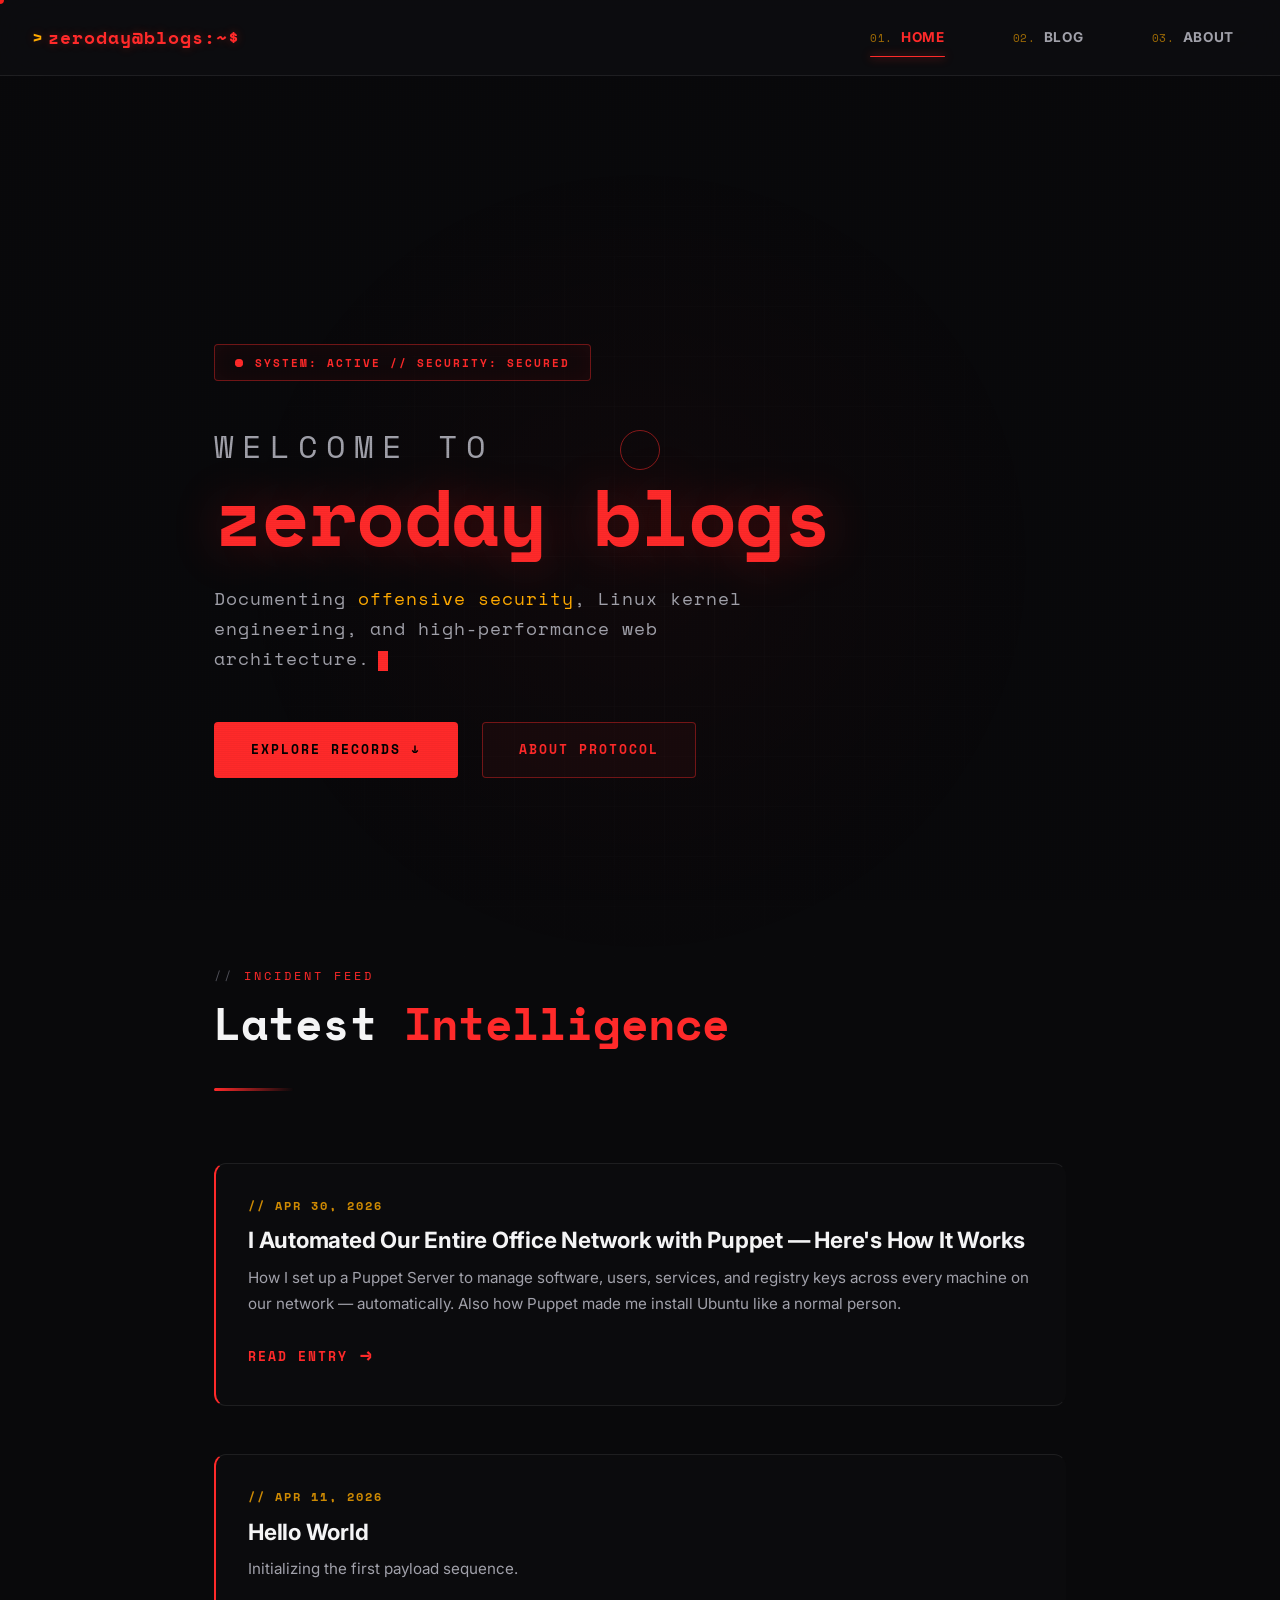
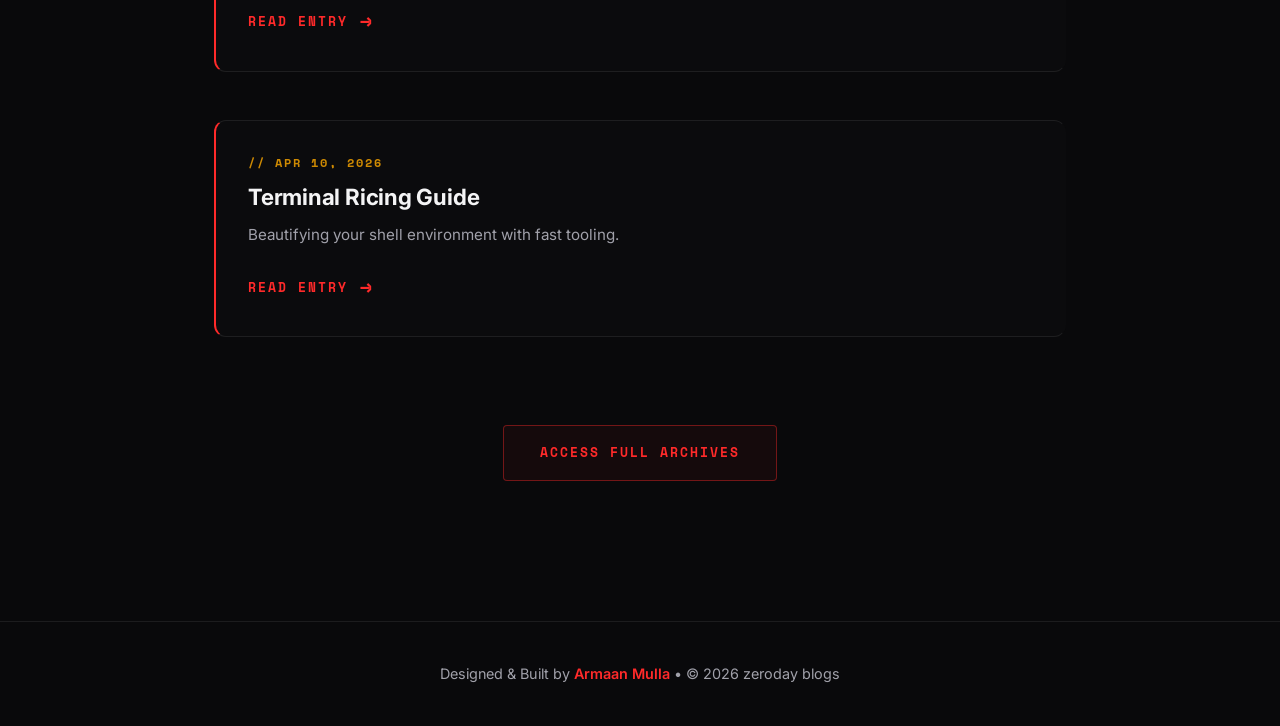
<file: index.html>
<!DOCTYPE html><html lang="en"> <head><meta charset="UTF-8"><meta name="description" content="zeroday blogs - Cybersecurity &#38; IT Portfolio"><meta name="viewport" content="width=device-width"><link rel="icon" type="image/png" href="/favicon.png"><meta name="generator" content="Astro v6.2.1"><!-- Fonts --><link rel="preconnect" href="https://fonts.googleapis.com"><link rel="preconnect" href="https://fonts.gstatic.com" crossorigin><link href="https://fonts.googleapis.com/css2?family=Inter:wght@300;400;500;600;700&family=Space+Mono:wght@400;700&display=swap" rel="stylesheet"><title>zeroday blogs - Cybersecurity &amp; IT Portfolio</title><link rel="stylesheet" href="/_astro/BaseLayout.Pt7-JmY1.css">
<style>.project-card[data-astro-cid-iyiqi2so]{position:relative;border-right:1px solid transparent;transition:all .4s cubic-bezier(.4,0,.2,1)}.card-date[data-astro-cid-iyiqi2so]{font-family:var(--font-mono);font-size:.75rem;font-weight:700;color:var(--accent-secondary);opacity:.8;margin-bottom:12px;letter-spacing:2px;text-transform:uppercase}.card-title[data-astro-cid-iyiqi2so]{font-size:1.4rem;font-weight:700;color:var(--text-primary);margin-bottom:12px;font-family:var(--font-sans);letter-spacing:-.01em}.card-title[data-astro-cid-iyiqi2so] a[data-astro-cid-iyiqi2so]{border:none;color:inherit}.card-description[data-astro-cid-iyiqi2so]{color:var(--text-secondary);font-size:.95rem;line-height:1.7;margin-bottom:24px;font-weight:400}.project-link[data-astro-cid-iyiqi2so]{font-family:var(--font-mono);font-size:.8rem;font-weight:700;letter-spacing:2px;color:var(--accent-main);border:none;display:flex;align-items:center;gap:12px;text-transform:uppercase}.arrow[data-astro-cid-iyiqi2so]{transition:transform .3s var(--ease-smooth);font-size:1.2rem}@media(max-width:600px){.card-title[data-astro-cid-iyiqi2so]{font-size:1.25rem}.card-description[data-astro-cid-iyiqi2so]{font-size:.9rem;margin-bottom:20px}}.card-scan-line[data-astro-cid-iyiqi2so]{position:absolute;top:0;left:0;width:100%;height:2px;background:linear-gradient(90deg,var(--accent-main),var(--accent-secondary),transparent);transform:scaleX(0);transform-origin:left;transition:transform .6s cubic-bezier(.16,1,.3,1)}.project-card[data-astro-cid-iyiqi2so]:hover{border-right-color:#ff2a2a1a}.project-card[data-astro-cid-iyiqi2so]:hover .card-scan-line[data-astro-cid-iyiqi2so]{transform:scaleX(1)}.project-card[data-astro-cid-iyiqi2so]:hover .project-link[data-astro-cid-iyiqi2so] span[data-astro-cid-iyiqi2so]{transform:translate(6px);color:var(--accent-secondary)}.project-card[data-astro-cid-iyiqi2so]:hover h3[data-astro-cid-iyiqi2so] a[data-astro-cid-iyiqi2so]{color:var(--accent-main)}
.hero[data-astro-cid-j7pv25f6]{min-height:90vh;display:flex;flex-direction:column;justify-content:center;position:relative}.hero-grid[data-astro-cid-j7pv25f6]{position:absolute;inset:-100px;background-image:linear-gradient(var(--border-subtle) 1px,transparent 1px),linear-gradient(90deg,var(--border-subtle) 1px,transparent 1px);background-size:50px 50px;z-index:-1;opacity:.2;pointer-events:none;mask-image:radial-gradient(circle at center,black,transparent 80%)}.hero-glow[data-astro-cid-j7pv25f6]{position:absolute;inset:0;background:radial-gradient(circle at center,rgba(255,42,42,.03) 0%,transparent 70%);z-index:-1;pointer-events:none}.system-badge[data-astro-cid-j7pv25f6]{display:inline-flex;align-items:center;gap:12px;padding:8px 20px;border:1px solid var(--border-glow);border-radius:4px;font-family:var(--font-mono);font-size:.7rem;font-weight:700;color:var(--accent-main);margin-bottom:48px;background:#ff2a2a08;width:fit-content;text-transform:uppercase;letter-spacing:2px;box-shadow:inset 0 0 20px #ff2a2a0d}.badge-dot[data-astro-cid-j7pv25f6]{position:relative;display:flex;width:8px;height:8px}.badge-ping[data-astro-cid-j7pv25f6]{animation:ping 2s cubic-bezier(0,0,.2,1) infinite;position:absolute;display:inline-flex;height:100%;width:100%;border-radius:9999px;background-color:var(--accent-main);opacity:.75}.badge-inner[data-astro-cid-j7pv25f6]{position:relative;display:inline-flex;border-radius:9999px;height:8px;width:8px;background-color:var(--accent-main)}.hero-title[data-astro-cid-j7pv25f6]{margin-bottom:24px}.hero-pre-title[data-astro-cid-j7pv25f6]{display:block;font-size:.4em;color:var(--text-secondary);text-transform:uppercase;letter-spacing:8px;margin-bottom:8px;font-weight:400}.hero-main-title[data-astro-cid-j7pv25f6]{display:block;color:var(--accent-main);text-shadow:0 0 50px rgba(255,42,42,.3)}.hero-description[data-astro-cid-j7pv25f6]{font-family:var(--font-mono);font-size:clamp(.9rem,2vw,1.1rem);color:var(--text-secondary);letter-spacing:1px;margin-bottom:48px;max-width:600px}.hero-cursor[data-astro-cid-j7pv25f6]{display:inline-block;width:10px;height:1.1em;background:var(--accent-main);margin-left:8px;vertical-align:middle}.hero-actions[data-astro-cid-j7pv25f6]{display:flex;gap:24px;flex-wrap:wrap}.btn-main[data-astro-cid-j7pv25f6]{background:var(--accent-main);color:#000;font-weight:700}@keyframes ping{75%,to{transform:scale(3);opacity:0}}@media(max-width:600px){.hero[data-astro-cid-j7pv25f6]{min-height:70vh;padding-top:40px;justify-content:flex-start}.system-badge[data-astro-cid-j7pv25f6]{margin-bottom:32px;padding:6px 16px;font-size:.6rem}.hero-pre-title[data-astro-cid-j7pv25f6]{letter-spacing:4px}.hero-description[data-astro-cid-j7pv25f6]{margin-bottom:32px;font-size:.9rem}.hero-actions[data-astro-cid-j7pv25f6]{gap:16px}}
</style></head> <body> <!-- Preloader --> <div id="preloader" style="position: fixed; inset: 0; z-index: 10000; background: var(--bg-primary); display: flex; flex-direction: column; align-items: center; justify-content: center; transition: opacity 0.6s ease, visibility 0.6s ease;"> <div style="font-family: var(--font-mono); color: var(--accent-main); font-size: 1rem; letter-spacing: 2px;">INITIALIZING SYSTEM...</div> <div style="width: 200px; height: 2px; background: var(--border-subtle); margin-top: 20px; border-radius: 1px; overflow: hidden;"> <div style="height: 100%; width: 0%; background: linear-gradient(90deg, var(--accent-main), var(--accent-secondary)); animation: preloaderFill 1.5s cubic-bezier(0.16, 1, 0.3, 1) forwards;"></div> </div> </div> <script>
      // Immediately hide preloader if already initialized in this session
      if (sessionStorage.getItem('systemInitialized') === 'true') {
        document.getElementById('preloader').style.display = 'none';
      }
    </script>  <!-- Custom Cursor --> <div class="cursor-dot" id="cursorDot"></div> <div class="cursor-ring" id="cursorRing"></div> <header id="navbar" style="position: sticky; top: 0; left: 0; width: 100%; z-index: 1000; padding: 16px 0; background: rgba(15, 15, 18, 0.7); backdrop-filter: blur(20px); -webkit-backdrop-filter: blur(20px); border-bottom: 1px solid var(--border-subtle); transition: all 0.3s var(--ease-smooth);" data-astro-cid-3ef6ksr2> <div style="margin: 0 auto; padding: 0 32px; display: flex; align-items: center; justify-content: space-between; flex-wrap: wrap; gap: 1rem;" class="nav-container" data-astro-cid-3ef6ksr2> <a href="/" style="font-family: var(--font-mono); font-size: 1.1rem; font-weight: 800; color: var(--accent-main); letter-spacing: 1px; position: relative; border: none; white-space: nowrap; text-shadow: 0 0 10px rgba(255, 42, 42, 0.3);" data-astro-cid-3ef6ksr2> <span style="color: var(--accent-secondary); margin-right: 4px;" class="cursor-blink" data-astro-cid-3ef6ksr2>&gt;</span>zeroday@blogs:~$
</a> <nav style="display: flex; gap: 40px; list-style: none;" class="nav-links" data-astro-cid-3ef6ksr2> <a href="/" class="nav-item active" data-astro-cid-3ef6ksr2> <span class="nav-num" data-astro-cid-3ef6ksr2>01.</span> <span class="nav-text" data-astro-cid-3ef6ksr2>Home</span> </a> <a href="/blog" class="nav-item" data-astro-cid-3ef6ksr2> <span class="nav-num" data-astro-cid-3ef6ksr2>02.</span> <span class="nav-text" data-astro-cid-3ef6ksr2>Blog</span> </a> <a href="/about" class="nav-item" data-astro-cid-3ef6ksr2> <span class="nav-num" data-astro-cid-3ef6ksr2>03.</span> <span class="nav-text" data-astro-cid-3ef6ksr2>About</span> </a> </nav> </div> </header> <main>  <section class="hero reveal" data-astro-cid-j7pv25f6> <!-- Grid Background with Radial Focus --> <div class="hero-grid" data-astro-cid-j7pv25f6></div> <div class="hero-glow" data-astro-cid-j7pv25f6></div> <div class="system-badge" data-astro-cid-j7pv25f6> <span class="badge-dot" data-astro-cid-j7pv25f6> <span class="badge-ping" data-astro-cid-j7pv25f6></span> <span class="badge-inner" data-astro-cid-j7pv25f6></span> </span> <span data-astro-cid-j7pv25f6>System: Active // Security: Secured</span> </div> <h1 class="hero-title" data-astro-cid-j7pv25f6> <span class="hero-pre-title" data-astro-cid-j7pv25f6>Welcome to</span> <span class="hero-main-title" data-astro-cid-j7pv25f6>zeroday blogs</span> </h1> <p class="hero-description" data-astro-cid-j7pv25f6>
Documenting <span style="color: var(--accent-secondary);" data-astro-cid-j7pv25f6>offensive security</span>, Linux kernel engineering, and high-performance web architecture.<span class="cursor-blink hero-cursor" data-astro-cid-j7pv25f6></span> </p> <div class="hero-actions" data-astro-cid-j7pv25f6> <a href="/blog" class="btn btn-main" data-astro-cid-j7pv25f6>Explore Records ↓</a> <a href="/about" class="btn" data-astro-cid-j7pv25f6>About Protocol</a> </div> </section>  <section class="reveal" style="animation-delay: 0.2s;" data-astro-cid-j7pv25f6> <div style="margin-bottom: 72px;" data-astro-cid-j7pv25f6> <p class="section-label" data-astro-cid-j7pv25f6>Incident Feed</p> <h2 class="section-title" data-astro-cid-j7pv25f6>Latest <span class="highlight" data-astro-cid-j7pv25f6>Intelligence</span></h2> <div style="width: 80px; height: 3px; background: linear-gradient(90deg, var(--accent-main), transparent); margin-top: 24px; border-radius: 2px;" data-astro-cid-j7pv25f6></div> </div> <div style="display: grid; gap: 24px;" data-astro-cid-j7pv25f6> <div class="project-card" data-astro-cid-iyiqi2so> <!-- Top Scanline --> <div class="card-scan-line" data-astro-cid-iyiqi2so></div> <div class="card-date" data-astro-cid-iyiqi2so>
// Apr 30, 2026 </div> <h3 class="card-title" data-astro-cid-iyiqi2so> <a href="/blog/puppet-infra-automation" data-astro-cid-iyiqi2so>I Automated Our Entire Office Network with Puppet — Here&#39;s How It Works</a> </h3> <p class="card-description" data-astro-cid-iyiqi2so> How I set up a Puppet Server to manage software, users, services, and registry keys across every machine on our network — automatically. Also how Puppet made me install Ubuntu like a normal person. </p> <a href="/blog/puppet-infra-automation" class="project-link" data-astro-cid-iyiqi2so>
Read Entry <span class="arrow" data-astro-cid-iyiqi2so>→</span> </a> </div><div class="project-card" data-astro-cid-iyiqi2so> <!-- Top Scanline --> <div class="card-scan-line" data-astro-cid-iyiqi2so></div> <div class="card-date" data-astro-cid-iyiqi2so>
// Apr 11, 2026 </div> <h3 class="card-title" data-astro-cid-iyiqi2so> <a href="/blog/hello-world" data-astro-cid-iyiqi2so>Hello World</a> </h3> <p class="card-description" data-astro-cid-iyiqi2so> Initializing the first payload sequence. </p> <a href="/blog/hello-world" class="project-link" data-astro-cid-iyiqi2so>
Read Entry <span class="arrow" data-astro-cid-iyiqi2so>→</span> </a> </div><div class="project-card" data-astro-cid-iyiqi2so> <!-- Top Scanline --> <div class="card-scan-line" data-astro-cid-iyiqi2so></div> <div class="card-date" data-astro-cid-iyiqi2so>
// Apr 10, 2026 </div> <h3 class="card-title" data-astro-cid-iyiqi2so> <a href="/blog/terminal-ricing" data-astro-cid-iyiqi2so>Terminal Ricing Guide</a> </h3> <p class="card-description" data-astro-cid-iyiqi2so> Beautifying your shell environment with fast tooling. </p> <a href="/blog/terminal-ricing" class="project-link" data-astro-cid-iyiqi2so>
Read Entry <span class="arrow" data-astro-cid-iyiqi2so>→</span> </a> </div> </div> <div style="margin-top: 64px; text-align: center;" data-astro-cid-j7pv25f6> <a href="/blog" class="btn" data-astro-cid-j7pv25f6>Access Full Archives</a> </div> </section>  </main> <footer id="footer" style="padding: 40px 0; margin-top: 60px; text-align: center; border-top: 1px solid var(--border-subtle);"> <div style="font-family: var(--font-sans); font-size: 0.9rem; color: var(--text-secondary);">
Designed & Built by <span style="color: var(--accent-main); font-weight: 600;">Armaan Mulla</span> • &copy; 2026 zeroday blogs
</div> </footer> <script>
      // Handle the preloader timing if it wasn't hidden
      window.addEventListener('load', () => {
        const preloader = document.getElementById('preloader');
        if (preloader && preloader.style.display !== 'none') {
          setTimeout(() => {
            preloader.classList.add('loaded');
            sessionStorage.setItem('systemInitialized', 'true');
          }, 1000);
        }
      });

      // Custom Cursor tracking
      const isTouchDevice = 'ontouchstart' in window || navigator.maxTouchPoints > 0;
      const cursorDot = document.getElementById('cursorDot');
      const cursorRing = document.getElementById('cursorRing');

      if (isTouchDevice) {
        if (cursorDot) cursorDot.style.display = 'none';
        if (cursorRing) cursorRing.style.display = 'none';
      } else {
        let mouseX = window.innerWidth / 2;
        let mouseY = window.innerHeight / 2;
        let ringX = mouseX;
        let ringY = mouseY;
        
        window.addEventListener('mousemove', (e) => {
          mouseX = e.clientX;
          mouseY = e.clientY;
          if(cursorDot) {
            cursorDot.style.left = `${mouseX}px`;
            cursorDot.style.top = `${mouseY}px`;
          }
        });
        
        const render = () => {
          ringX += (mouseX - ringX) * 0.15;
          ringY += (mouseY - ringY) * 0.15;
          if(cursorRing) {
            cursorRing.style.left = `${ringX}px`;
            cursorRing.style.top = `${ringY}px`;
          }
          requestAnimationFrame(render);
        };
        requestAnimationFrame(render);
        
        // Add hovering class to interactive elements
        const observer = new MutationObserver(() => {
          document.querySelectorAll('a, button, input, .project-card, .info-card').forEach(el => {
            el.addEventListener('mouseenter', () => {
              cursorDot?.classList.add('hovering');
              cursorRing?.classList.add('hovering');
            });
            el.addEventListener('mouseleave', () => {
              cursorDot?.classList.remove('hovering');
              cursorRing?.classList.remove('hovering');
            });
          });
        });
        
        observer.observe(document.body, { childList: true, subtree: true });
      }
    </script>  </body></html>
</file>
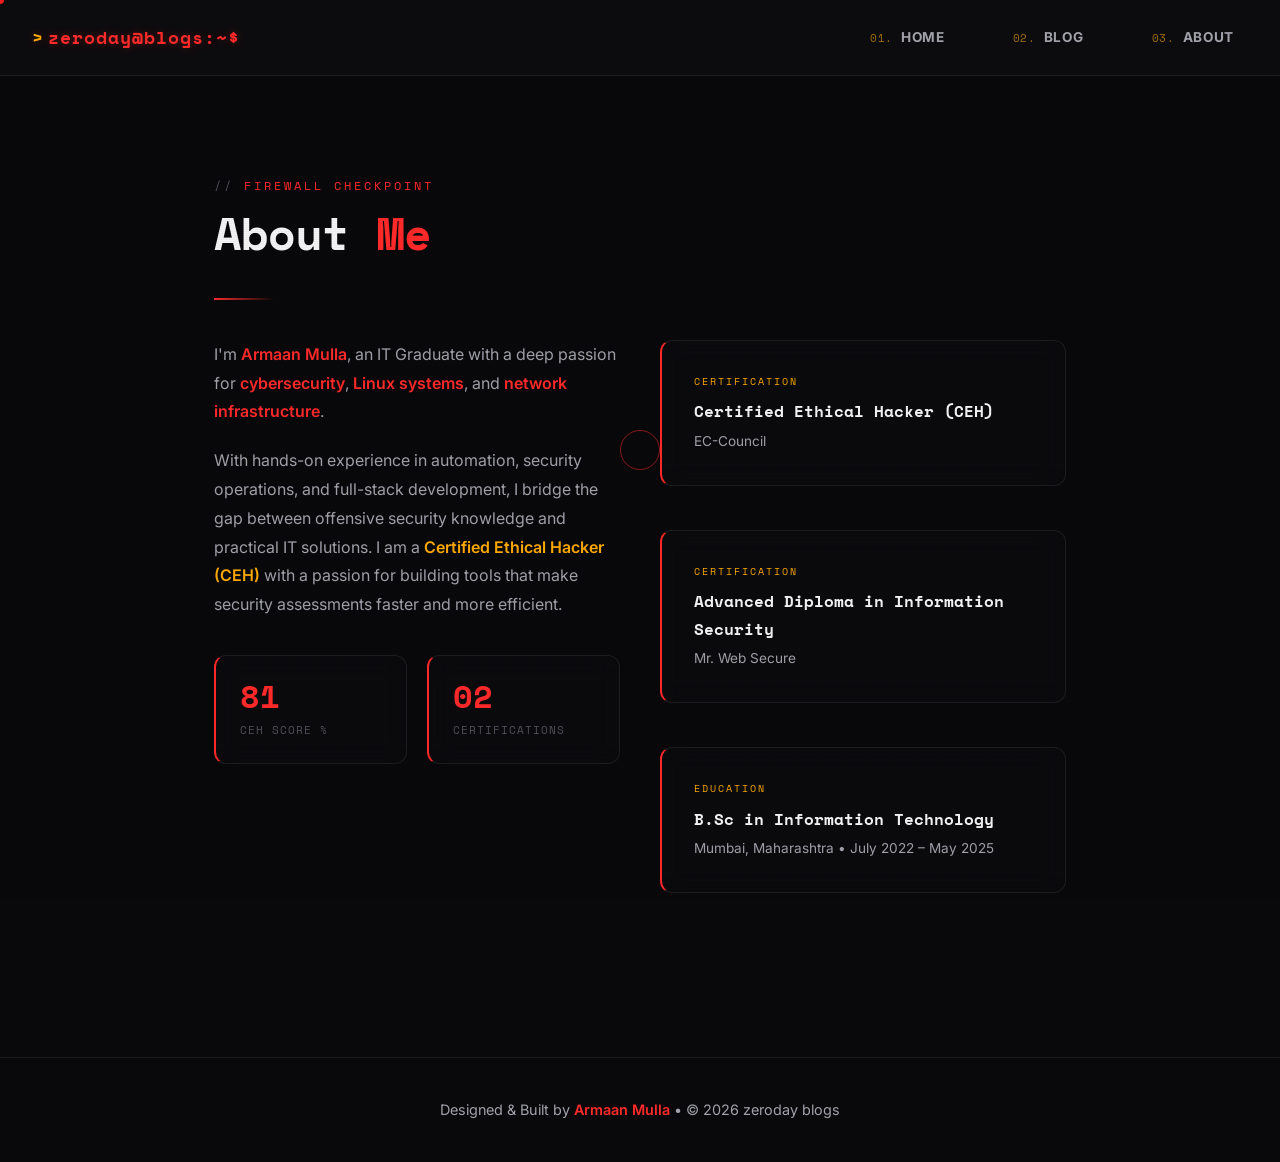
<file: about/index.html>
<!DOCTYPE html><html lang="en"> <head><meta charset="UTF-8"><meta name="description" content="zeroday blogs - Cybersecurity &#38; IT Portfolio"><meta name="viewport" content="width=device-width"><link rel="icon" type="image/png" href="/favicon.png"><meta name="generator" content="Astro v6.2.1"><!-- Fonts --><link rel="preconnect" href="https://fonts.googleapis.com"><link rel="preconnect" href="https://fonts.gstatic.com" crossorigin><link href="https://fonts.googleapis.com/css2?family=Inter:wght@300;400;500;600;700&family=Space+Mono:wght@400;700&display=swap" rel="stylesheet"><title>About | zeroday blogs</title><link rel="stylesheet" href="/_astro/BaseLayout.Pt7-JmY1.css">
<style>.about-section[data-astro-cid-kh7btl4r]{padding-top:20px}.about-header[data-astro-cid-kh7btl4r]{margin-bottom:40px}.header-line[data-astro-cid-kh7btl4r]{width:60px;height:2px;background:linear-gradient(90deg,var(--accent-main),transparent);margin-top:20px}.about-grid[data-astro-cid-kh7btl4r]{display:grid;grid-template-columns:repeat(auto-fit,minmax(300px,1fr));gap:40px;align-items:start}.bio-text[data-astro-cid-kh7btl4r]{color:var(--text-secondary);font-size:1rem;margin-bottom:20px;line-height:1.8}.highlight-text[data-astro-cid-kh7btl4r]{color:var(--accent-main);font-weight:600}.accent-text[data-astro-cid-kh7btl4r]{color:var(--accent-secondary);font-weight:600}.stats-grid[data-astro-cid-kh7btl4r]{display:grid;grid-template-columns:1fr 1fr;gap:20px;margin-top:36px}.stat-card[data-astro-cid-kh7btl4r]{padding:24px!important}.stat-value[data-astro-cid-kh7btl4r]{font-family:var(--font-mono);font-size:2rem;font-weight:700;color:var(--accent-main);line-height:1}.stat-label[data-astro-cid-kh7btl4r]{font-family:var(--font-mono);font-size:.7rem;color:var(--text-muted);text-transform:uppercase;letter-spacing:1px;margin-top:8px}.experience-column[data-astro-cid-kh7btl4r]{display:flex;flex-direction:column;gap:20px}.card-label[data-astro-cid-kh7btl4r]{font-family:var(--font-mono);font-size:.65rem;color:var(--accent-secondary);text-transform:uppercase;letter-spacing:2px;margin-bottom:8px}.card-title[data-astro-cid-kh7btl4r]{font-family:var(--font-mono);font-size:1rem;color:var(--text-primary);font-weight:700;margin-bottom:4px}.card-subtitle[data-astro-cid-kh7btl4r]{font-size:.85rem;color:var(--text-secondary)}@media(max-width:450px){.stats-grid[data-astro-cid-kh7btl4r]{grid-template-columns:1fr}.about-grid[data-astro-cid-kh7btl4r]{gap:32px}}
</style></head> <body> <!-- Preloader --> <div id="preloader" style="position: fixed; inset: 0; z-index: 10000; background: var(--bg-primary); display: flex; flex-direction: column; align-items: center; justify-content: center; transition: opacity 0.6s ease, visibility 0.6s ease;"> <div style="font-family: var(--font-mono); color: var(--accent-main); font-size: 1rem; letter-spacing: 2px;">INITIALIZING SYSTEM...</div> <div style="width: 200px; height: 2px; background: var(--border-subtle); margin-top: 20px; border-radius: 1px; overflow: hidden;"> <div style="height: 100%; width: 0%; background: linear-gradient(90deg, var(--accent-main), var(--accent-secondary)); animation: preloaderFill 1.5s cubic-bezier(0.16, 1, 0.3, 1) forwards;"></div> </div> </div> <script>
      // Immediately hide preloader if already initialized in this session
      if (sessionStorage.getItem('systemInitialized') === 'true') {
        document.getElementById('preloader').style.display = 'none';
      }
    </script>  <!-- Custom Cursor --> <div class="cursor-dot" id="cursorDot"></div> <div class="cursor-ring" id="cursorRing"></div> <header id="navbar" style="position: sticky; top: 0; left: 0; width: 100%; z-index: 1000; padding: 16px 0; background: rgba(15, 15, 18, 0.7); backdrop-filter: blur(20px); -webkit-backdrop-filter: blur(20px); border-bottom: 1px solid var(--border-subtle); transition: all 0.3s var(--ease-smooth);" data-astro-cid-3ef6ksr2> <div style="margin: 0 auto; padding: 0 32px; display: flex; align-items: center; justify-content: space-between; flex-wrap: wrap; gap: 1rem;" class="nav-container" data-astro-cid-3ef6ksr2> <a href="/" style="font-family: var(--font-mono); font-size: 1.1rem; font-weight: 800; color: var(--accent-main); letter-spacing: 1px; position: relative; border: none; white-space: nowrap; text-shadow: 0 0 10px rgba(255, 42, 42, 0.3);" data-astro-cid-3ef6ksr2> <span style="color: var(--accent-secondary); margin-right: 4px;" class="cursor-blink" data-astro-cid-3ef6ksr2>&gt;</span>zeroday@blogs:~$
</a> <nav style="display: flex; gap: 40px; list-style: none;" class="nav-links" data-astro-cid-3ef6ksr2> <a href="/" class="nav-item" data-astro-cid-3ef6ksr2> <span class="nav-num" data-astro-cid-3ef6ksr2>01.</span> <span class="nav-text" data-astro-cid-3ef6ksr2>Home</span> </a> <a href="/blog" class="nav-item" data-astro-cid-3ef6ksr2> <span class="nav-num" data-astro-cid-3ef6ksr2>02.</span> <span class="nav-text" data-astro-cid-3ef6ksr2>Blog</span> </a> <a href="/about" class="nav-item" data-astro-cid-3ef6ksr2> <span class="nav-num" data-astro-cid-3ef6ksr2>03.</span> <span class="nav-text" data-astro-cid-3ef6ksr2>About</span> </a> </nav> </div> </header> <main>  <section class="about-section" data-astro-cid-kh7btl4r> <div class="about-header" data-astro-cid-kh7btl4r> <p class="section-label" data-astro-cid-kh7btl4r>Firewall Checkpoint</p> <h2 class="section-title" data-astro-cid-kh7btl4r>About <span class="highlight" data-astro-cid-kh7btl4r>Me</span></h2> <div class="header-line" data-astro-cid-kh7btl4r></div> </div> <div class="about-grid" data-astro-cid-kh7btl4r> <div class="bio-column" data-astro-cid-kh7btl4r> <p class="bio-text" data-astro-cid-kh7btl4r>
I'm <span class="highlight-text" data-astro-cid-kh7btl4r>Armaan Mulla</span>, an IT Graduate with a deep passion for <span class="highlight-text" data-astro-cid-kh7btl4r>cybersecurity</span>, <span class="highlight-text" data-astro-cid-kh7btl4r>Linux systems</span>, and <span class="highlight-text" data-astro-cid-kh7btl4r>network infrastructure</span>.
</p> <p class="bio-text" data-astro-cid-kh7btl4r>
With hands-on experience in automation, security operations, and full-stack development, I bridge the gap between offensive security knowledge and practical IT solutions. I am a <span class="accent-text" data-astro-cid-kh7btl4r>Certified Ethical Hacker (CEH)</span> with a passion for building tools that make security assessments faster and more efficient.
</p> <div class="stats-grid" data-astro-cid-kh7btl4r> <div class="info-card stat-card" data-astro-cid-kh7btl4r> <div class="stat-value" data-astro-cid-kh7btl4r>81</div> <div class="stat-label" data-astro-cid-kh7btl4r>CEH Score %</div> </div> <div class="info-card stat-card" data-astro-cid-kh7btl4r> <div class="stat-value" data-astro-cid-kh7btl4r>02</div> <div class="stat-label" data-astro-cid-kh7btl4r>Certifications</div> </div> </div> </div> <div class="experience-column" data-astro-cid-kh7btl4r> <div class="info-card" data-astro-cid-kh7btl4r> <div class="card-label" data-astro-cid-kh7btl4r>Certification</div> <div class="card-title" data-astro-cid-kh7btl4r>Certified Ethical Hacker (CEH)</div> <div class="card-subtitle" data-astro-cid-kh7btl4r>EC-Council</div> </div> <div class="info-card" data-astro-cid-kh7btl4r> <div class="card-label" data-astro-cid-kh7btl4r>Certification</div> <div class="card-title" data-astro-cid-kh7btl4r>Advanced Diploma in Information Security</div> <div class="card-subtitle" data-astro-cid-kh7btl4r>Mr. Web Secure</div> </div> <div class="info-card" data-astro-cid-kh7btl4r> <div class="card-label" data-astro-cid-kh7btl4r>Education</div> <div class="card-title" data-astro-cid-kh7btl4r>B.Sc in Information Technology</div> <div class="card-subtitle" data-astro-cid-kh7btl4r>Mumbai, Maharashtra • July 2022 – May 2025</div> </div> </div> </div> </section>  </main> <footer id="footer" style="padding: 40px 0; margin-top: 60px; text-align: center; border-top: 1px solid var(--border-subtle);"> <div style="font-family: var(--font-sans); font-size: 0.9rem; color: var(--text-secondary);">
Designed & Built by <span style="color: var(--accent-main); font-weight: 600;">Armaan Mulla</span> • &copy; 2026 zeroday blogs
</div> </footer> <script>
      // Handle the preloader timing if it wasn't hidden
      window.addEventListener('load', () => {
        const preloader = document.getElementById('preloader');
        if (preloader && preloader.style.display !== 'none') {
          setTimeout(() => {
            preloader.classList.add('loaded');
            sessionStorage.setItem('systemInitialized', 'true');
          }, 1000);
        }
      });

      // Custom Cursor tracking
      const isTouchDevice = 'ontouchstart' in window || navigator.maxTouchPoints > 0;
      const cursorDot = document.getElementById('cursorDot');
      const cursorRing = document.getElementById('cursorRing');

      if (isTouchDevice) {
        if (cursorDot) cursorDot.style.display = 'none';
        if (cursorRing) cursorRing.style.display = 'none';
      } else {
        let mouseX = window.innerWidth / 2;
        let mouseY = window.innerHeight / 2;
        let ringX = mouseX;
        let ringY = mouseY;
        
        window.addEventListener('mousemove', (e) => {
          mouseX = e.clientX;
          mouseY = e.clientY;
          if(cursorDot) {
            cursorDot.style.left = `${mouseX}px`;
            cursorDot.style.top = `${mouseY}px`;
          }
        });
        
        const render = () => {
          ringX += (mouseX - ringX) * 0.15;
          ringY += (mouseY - ringY) * 0.15;
          if(cursorRing) {
            cursorRing.style.left = `${ringX}px`;
            cursorRing.style.top = `${ringY}px`;
          }
          requestAnimationFrame(render);
        };
        requestAnimationFrame(render);
        
        // Add hovering class to interactive elements
        const observer = new MutationObserver(() => {
          document.querySelectorAll('a, button, input, .project-card, .info-card').forEach(el => {
            el.addEventListener('mouseenter', () => {
              cursorDot?.classList.add('hovering');
              cursorRing?.classList.add('hovering');
            });
            el.addEventListener('mouseleave', () => {
              cursorDot?.classList.remove('hovering');
              cursorRing?.classList.remove('hovering');
            });
          });
        });
        
        observer.observe(document.body, { childList: true, subtree: true });
      }
    </script>  </body></html>
</file>
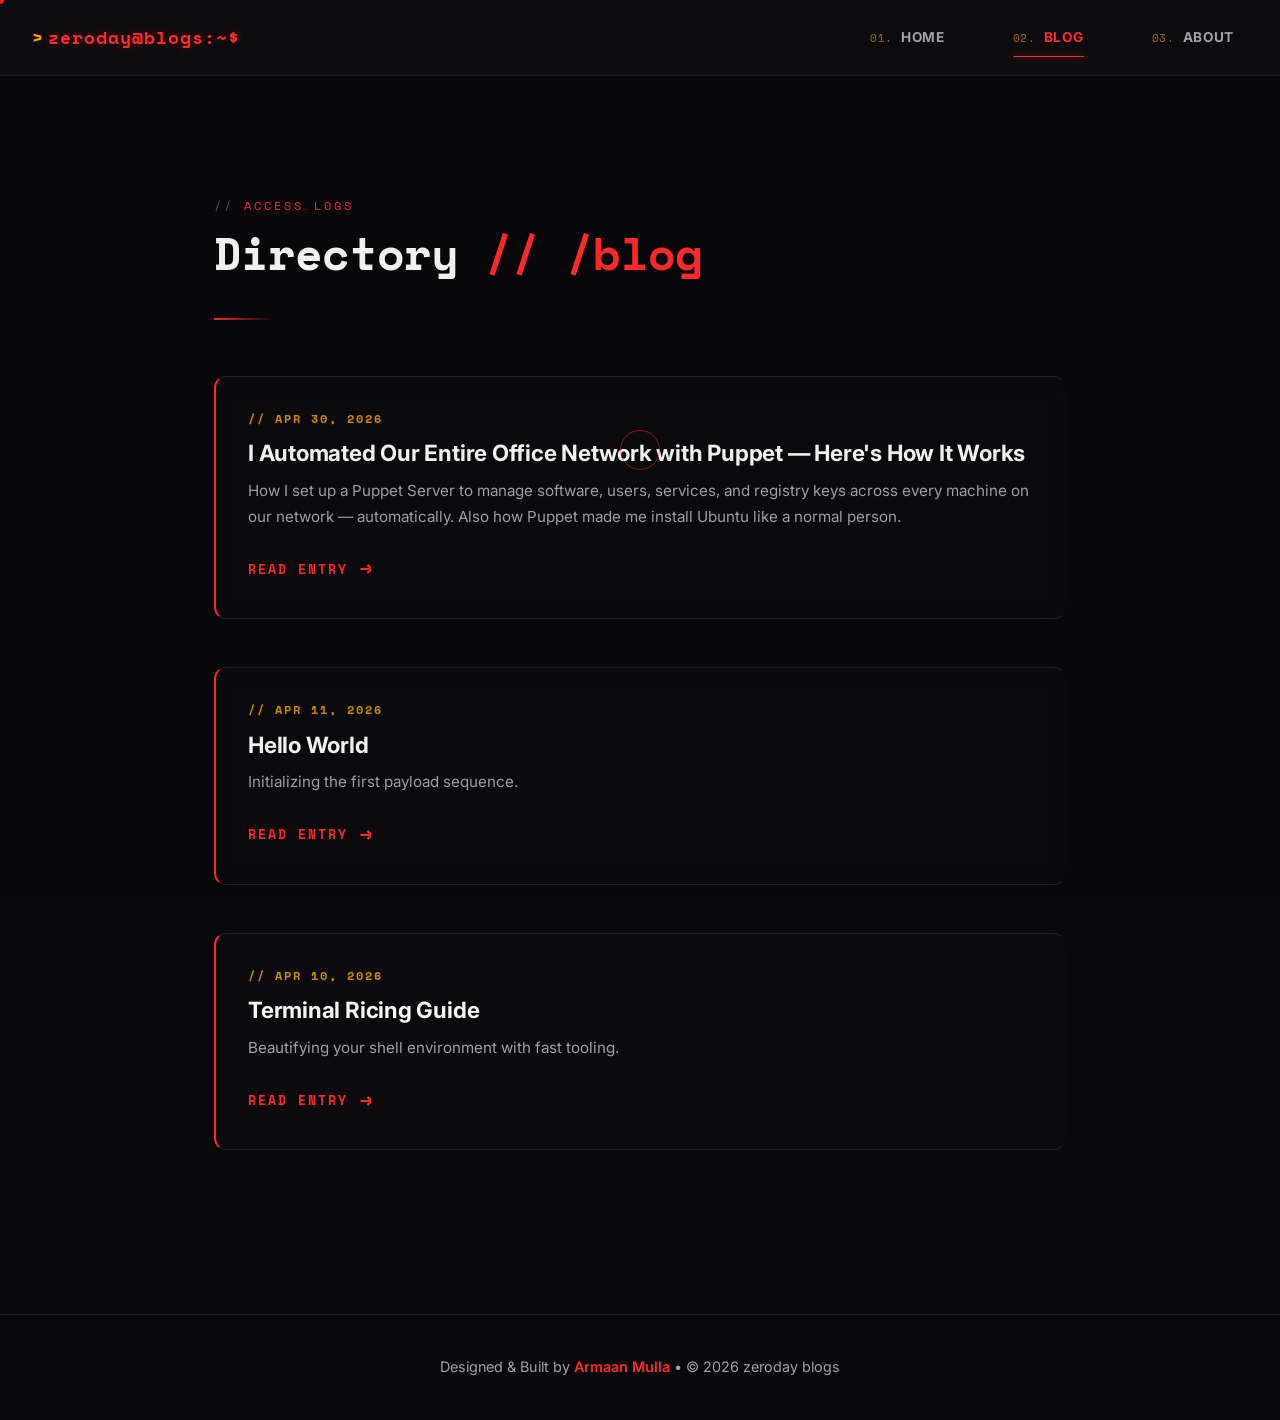
<file: blog/index.html>
<!DOCTYPE html><html lang="en"> <head><meta charset="UTF-8"><meta name="description" content="zeroday blogs - Cybersecurity &#38; IT Portfolio"><meta name="viewport" content="width=device-width"><link rel="icon" type="image/png" href="/favicon.png"><meta name="generator" content="Astro v6.2.1"><!-- Fonts --><link rel="preconnect" href="https://fonts.googleapis.com"><link rel="preconnect" href="https://fonts.gstatic.com" crossorigin><link href="https://fonts.googleapis.com/css2?family=Inter:wght@300;400;500;600;700&family=Space+Mono:wght@400;700&display=swap" rel="stylesheet"><title>Blog | zeroday blogs</title><link rel="stylesheet" href="/_astro/BaseLayout.Pt7-JmY1.css">
<style>.project-card[data-astro-cid-iyiqi2so]{position:relative;border-right:1px solid transparent;transition:all .4s cubic-bezier(.4,0,.2,1)}.card-date[data-astro-cid-iyiqi2so]{font-family:var(--font-mono);font-size:.75rem;font-weight:700;color:var(--accent-secondary);opacity:.8;margin-bottom:12px;letter-spacing:2px;text-transform:uppercase}.card-title[data-astro-cid-iyiqi2so]{font-size:1.4rem;font-weight:700;color:var(--text-primary);margin-bottom:12px;font-family:var(--font-sans);letter-spacing:-.01em}.card-title[data-astro-cid-iyiqi2so] a[data-astro-cid-iyiqi2so]{border:none;color:inherit}.card-description[data-astro-cid-iyiqi2so]{color:var(--text-secondary);font-size:.95rem;line-height:1.7;margin-bottom:24px;font-weight:400}.project-link[data-astro-cid-iyiqi2so]{font-family:var(--font-mono);font-size:.8rem;font-weight:700;letter-spacing:2px;color:var(--accent-main);border:none;display:flex;align-items:center;gap:12px;text-transform:uppercase}.arrow[data-astro-cid-iyiqi2so]{transition:transform .3s var(--ease-smooth);font-size:1.2rem}@media(max-width:600px){.card-title[data-astro-cid-iyiqi2so]{font-size:1.25rem}.card-description[data-astro-cid-iyiqi2so]{font-size:.9rem;margin-bottom:20px}}.card-scan-line[data-astro-cid-iyiqi2so]{position:absolute;top:0;left:0;width:100%;height:2px;background:linear-gradient(90deg,var(--accent-main),var(--accent-secondary),transparent);transform:scaleX(0);transform-origin:left;transition:transform .6s cubic-bezier(.16,1,.3,1)}.project-card[data-astro-cid-iyiqi2so]:hover{border-right-color:#ff2a2a1a}.project-card[data-astro-cid-iyiqi2so]:hover .card-scan-line[data-astro-cid-iyiqi2so]{transform:scaleX(1)}.project-card[data-astro-cid-iyiqi2so]:hover .project-link[data-astro-cid-iyiqi2so] span[data-astro-cid-iyiqi2so]{transform:translate(6px);color:var(--accent-secondary)}.project-card[data-astro-cid-iyiqi2so]:hover h3[data-astro-cid-iyiqi2so] a[data-astro-cid-iyiqi2so]{color:var(--accent-main)}
.blog-index[data-astro-cid-5tznm7mj]{padding-top:40px}.blog-header[data-astro-cid-5tznm7mj]{margin-bottom:56px}.header-line[data-astro-cid-5tznm7mj]{width:60px;height:2px;background:linear-gradient(90deg,var(--accent-main),transparent);margin-top:20px}.post-grid[data-astro-cid-5tznm7mj]{display:grid;gap:24px}@media(max-width:600px){.blog-index[data-astro-cid-5tznm7mj]{padding-top:20px}.blog-header[data-astro-cid-5tznm7mj]{margin-bottom:32px}.post-grid[data-astro-cid-5tznm7mj]{gap:16px}}
</style></head> <body> <!-- Preloader --> <div id="preloader" style="position: fixed; inset: 0; z-index: 10000; background: var(--bg-primary); display: flex; flex-direction: column; align-items: center; justify-content: center; transition: opacity 0.6s ease, visibility 0.6s ease;"> <div style="font-family: var(--font-mono); color: var(--accent-main); font-size: 1rem; letter-spacing: 2px;">INITIALIZING SYSTEM...</div> <div style="width: 200px; height: 2px; background: var(--border-subtle); margin-top: 20px; border-radius: 1px; overflow: hidden;"> <div style="height: 100%; width: 0%; background: linear-gradient(90deg, var(--accent-main), var(--accent-secondary)); animation: preloaderFill 1.5s cubic-bezier(0.16, 1, 0.3, 1) forwards;"></div> </div> </div> <script>
      // Immediately hide preloader if already initialized in this session
      if (sessionStorage.getItem('systemInitialized') === 'true') {
        document.getElementById('preloader').style.display = 'none';
      }
    </script>  <!-- Custom Cursor --> <div class="cursor-dot" id="cursorDot"></div> <div class="cursor-ring" id="cursorRing"></div> <header id="navbar" style="position: sticky; top: 0; left: 0; width: 100%; z-index: 1000; padding: 16px 0; background: rgba(15, 15, 18, 0.7); backdrop-filter: blur(20px); -webkit-backdrop-filter: blur(20px); border-bottom: 1px solid var(--border-subtle); transition: all 0.3s var(--ease-smooth);" data-astro-cid-3ef6ksr2> <div style="margin: 0 auto; padding: 0 32px; display: flex; align-items: center; justify-content: space-between; flex-wrap: wrap; gap: 1rem;" class="nav-container" data-astro-cid-3ef6ksr2> <a href="/" style="font-family: var(--font-mono); font-size: 1.1rem; font-weight: 800; color: var(--accent-main); letter-spacing: 1px; position: relative; border: none; white-space: nowrap; text-shadow: 0 0 10px rgba(255, 42, 42, 0.3);" data-astro-cid-3ef6ksr2> <span style="color: var(--accent-secondary); margin-right: 4px;" class="cursor-blink" data-astro-cid-3ef6ksr2>&gt;</span>zeroday@blogs:~$
</a> <nav style="display: flex; gap: 40px; list-style: none;" class="nav-links" data-astro-cid-3ef6ksr2> <a href="/" class="nav-item" data-astro-cid-3ef6ksr2> <span class="nav-num" data-astro-cid-3ef6ksr2>01.</span> <span class="nav-text" data-astro-cid-3ef6ksr2>Home</span> </a> <a href="/blog" class="nav-item active" data-astro-cid-3ef6ksr2> <span class="nav-num" data-astro-cid-3ef6ksr2>02.</span> <span class="nav-text" data-astro-cid-3ef6ksr2>Blog</span> </a> <a href="/about" class="nav-item" data-astro-cid-3ef6ksr2> <span class="nav-num" data-astro-cid-3ef6ksr2>03.</span> <span class="nav-text" data-astro-cid-3ef6ksr2>About</span> </a> </nav> </div> </header> <main>  <section class="blog-index" data-astro-cid-5tznm7mj> <div class="blog-header" data-astro-cid-5tznm7mj> <p class="section-label" data-astro-cid-5tznm7mj>Access Logs</p> <h2 class="section-title" data-astro-cid-5tznm7mj>Directory <span class="highlight" data-astro-cid-5tznm7mj>// /blog</span></h2> <div class="header-line" data-astro-cid-5tznm7mj></div> </div> <div class="post-grid" data-astro-cid-5tznm7mj> <div class="project-card" data-astro-cid-iyiqi2so> <!-- Top Scanline --> <div class="card-scan-line" data-astro-cid-iyiqi2so></div> <div class="card-date" data-astro-cid-iyiqi2so>
// Apr 30, 2026 </div> <h3 class="card-title" data-astro-cid-iyiqi2so> <a href="/blog/puppet-infra-automation" data-astro-cid-iyiqi2so>I Automated Our Entire Office Network with Puppet — Here&#39;s How It Works</a> </h3> <p class="card-description" data-astro-cid-iyiqi2so> How I set up a Puppet Server to manage software, users, services, and registry keys across every machine on our network — automatically. Also how Puppet made me install Ubuntu like a normal person. </p> <a href="/blog/puppet-infra-automation" class="project-link" data-astro-cid-iyiqi2so>
Read Entry <span class="arrow" data-astro-cid-iyiqi2so>→</span> </a> </div><div class="project-card" data-astro-cid-iyiqi2so> <!-- Top Scanline --> <div class="card-scan-line" data-astro-cid-iyiqi2so></div> <div class="card-date" data-astro-cid-iyiqi2so>
// Apr 11, 2026 </div> <h3 class="card-title" data-astro-cid-iyiqi2so> <a href="/blog/hello-world" data-astro-cid-iyiqi2so>Hello World</a> </h3> <p class="card-description" data-astro-cid-iyiqi2so> Initializing the first payload sequence. </p> <a href="/blog/hello-world" class="project-link" data-astro-cid-iyiqi2so>
Read Entry <span class="arrow" data-astro-cid-iyiqi2so>→</span> </a> </div><div class="project-card" data-astro-cid-iyiqi2so> <!-- Top Scanline --> <div class="card-scan-line" data-astro-cid-iyiqi2so></div> <div class="card-date" data-astro-cid-iyiqi2so>
// Apr 10, 2026 </div> <h3 class="card-title" data-astro-cid-iyiqi2so> <a href="/blog/terminal-ricing" data-astro-cid-iyiqi2so>Terminal Ricing Guide</a> </h3> <p class="card-description" data-astro-cid-iyiqi2so> Beautifying your shell environment with fast tooling. </p> <a href="/blog/terminal-ricing" class="project-link" data-astro-cid-iyiqi2so>
Read Entry <span class="arrow" data-astro-cid-iyiqi2so>→</span> </a> </div> </div> </section>  </main> <footer id="footer" style="padding: 40px 0; margin-top: 60px; text-align: center; border-top: 1px solid var(--border-subtle);"> <div style="font-family: var(--font-sans); font-size: 0.9rem; color: var(--text-secondary);">
Designed & Built by <span style="color: var(--accent-main); font-weight: 600;">Armaan Mulla</span> • &copy; 2026 zeroday blogs
</div> </footer> <script>
      // Handle the preloader timing if it wasn't hidden
      window.addEventListener('load', () => {
        const preloader = document.getElementById('preloader');
        if (preloader && preloader.style.display !== 'none') {
          setTimeout(() => {
            preloader.classList.add('loaded');
            sessionStorage.setItem('systemInitialized', 'true');
          }, 1000);
        }
      });

      // Custom Cursor tracking
      const isTouchDevice = 'ontouchstart' in window || navigator.maxTouchPoints > 0;
      const cursorDot = document.getElementById('cursorDot');
      const cursorRing = document.getElementById('cursorRing');

      if (isTouchDevice) {
        if (cursorDot) cursorDot.style.display = 'none';
        if (cursorRing) cursorRing.style.display = 'none';
      } else {
        let mouseX = window.innerWidth / 2;
        let mouseY = window.innerHeight / 2;
        let ringX = mouseX;
        let ringY = mouseY;
        
        window.addEventListener('mousemove', (e) => {
          mouseX = e.clientX;
          mouseY = e.clientY;
          if(cursorDot) {
            cursorDot.style.left = `${mouseX}px`;
            cursorDot.style.top = `${mouseY}px`;
          }
        });
        
        const render = () => {
          ringX += (mouseX - ringX) * 0.15;
          ringY += (mouseY - ringY) * 0.15;
          if(cursorRing) {
            cursorRing.style.left = `${ringX}px`;
            cursorRing.style.top = `${ringY}px`;
          }
          requestAnimationFrame(render);
        };
        requestAnimationFrame(render);
        
        // Add hovering class to interactive elements
        const observer = new MutationObserver(() => {
          document.querySelectorAll('a, button, input, .project-card, .info-card').forEach(el => {
            el.addEventListener('mouseenter', () => {
              cursorDot?.classList.add('hovering');
              cursorRing?.classList.add('hovering');
            });
            el.addEventListener('mouseleave', () => {
              cursorDot?.classList.remove('hovering');
              cursorRing?.classList.remove('hovering');
            });
          });
        });
        
        observer.observe(document.body, { childList: true, subtree: true });
      }
    </script>  </body></html>
</file>
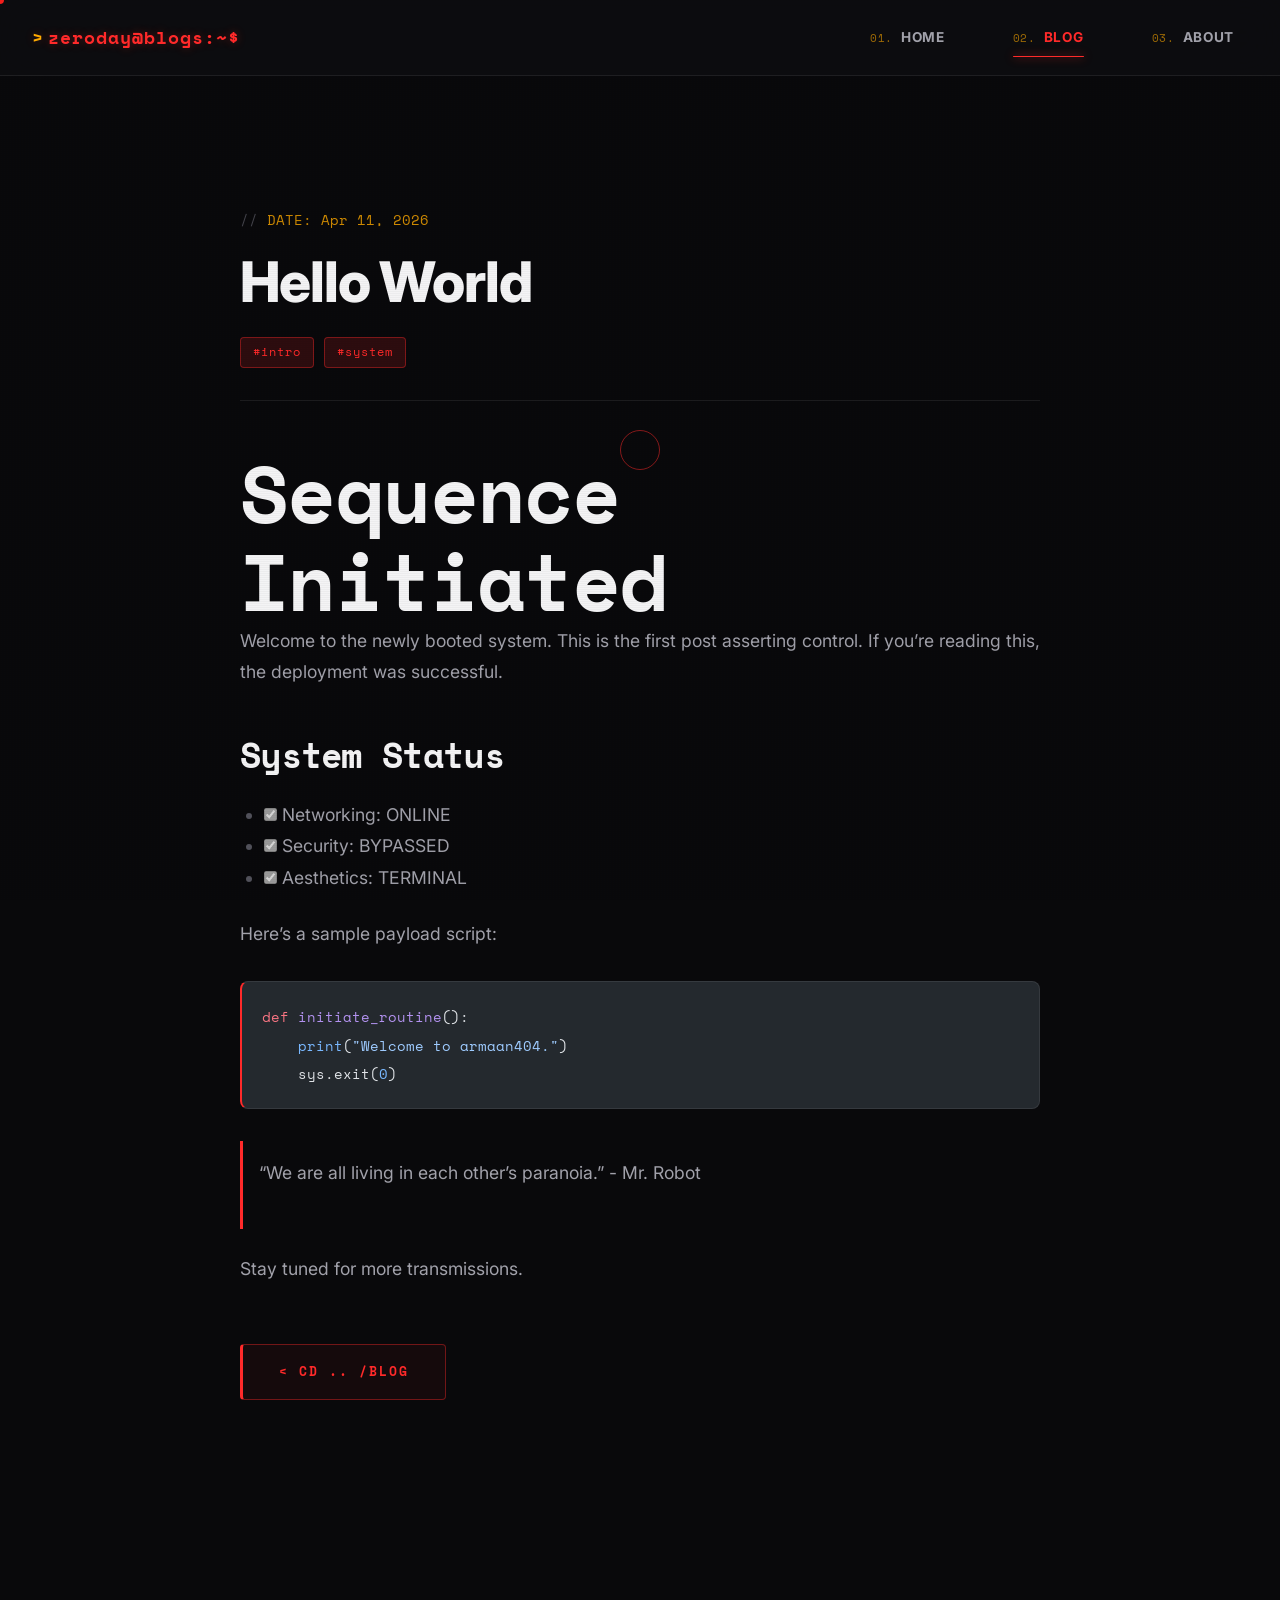
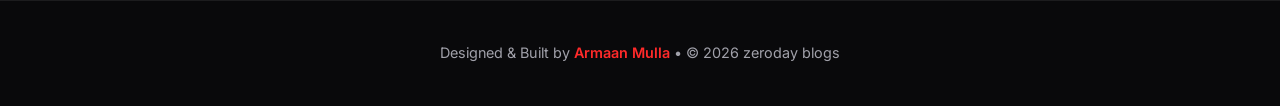
<file: blog/hello-world/index.html>
<!DOCTYPE html><html lang="en"> <head><meta charset="UTF-8"><meta name="description" content="Initializing the first payload sequence."><meta name="viewport" content="width=device-width"><link rel="icon" type="image/png" href="/favicon.png"><meta name="generator" content="Astro v6.2.1"><!-- Fonts --><link rel="preconnect" href="https://fonts.googleapis.com"><link rel="preconnect" href="https://fonts.gstatic.com" crossorigin><link href="https://fonts.googleapis.com/css2?family=Inter:wght@300;400;500;600;700&family=Space+Mono:wght@400;700&display=swap" rel="stylesheet"><title>Hello World | zeroday blogs</title><link rel="stylesheet" href="/_astro/BaseLayout.Pt7-JmY1.css">
<style>.post-container{padding-top:20px;max-width:800px;margin:0 auto;width:100%}.post-article{margin-top:2rem}.post-header{margin-bottom:3rem;border-bottom:1px solid var(--border-subtle);padding-bottom:2rem}.post-meta{color:var(--accent-secondary);font-family:var(--font-mono);font-size:.9rem;margin-bottom:1.2rem;opacity:.8}.meta-comment{color:var(--text-muted)}.post-title{margin:0;font-family:var(--font-sans);font-size:clamp(2rem,8vw,3.5rem);font-weight:800;color:var(--text-primary);letter-spacing:-.02em;line-height:1.1}.post-tags{margin-top:1.5rem;display:flex;flex-wrap:wrap;gap:10px}.post-tag{font-family:var(--font-mono);font-size:.75rem;color:var(--accent-main);background:var(--accent-main-dim);padding:4px 12px;border-radius:4px;border:1px solid var(--border-glow);letter-spacing:1px}.markdown-content{font-family:var(--font-sans);color:var(--text-secondary);line-height:1.8;font-size:1.1rem}.post-footer{margin-top:60px;padding-bottom:60px}.back-btn{border-left:3px solid var(--accent-main)}.markdown-content img{margin:2rem 0;border-radius:8px;border:1px solid var(--border-subtle);max-width:100%;height:auto}.markdown-content h2{margin-top:3rem;margin-bottom:1.5rem;color:var(--text-primary);font-size:clamp(1.5rem,6vw,2.2rem)}.markdown-content h3{margin-top:2.5rem;margin-bottom:1rem;color:var(--text-primary);font-size:clamp(1.2rem,5vw,1.8rem)}.markdown-content p{margin-bottom:1.5rem}.markdown-content pre{margin:2rem 0;font-size:.9em;max-width:100%;overflow-x:auto;border-radius:8px;padding:1.25rem}.markdown-content ul,.markdown-content ol{margin-bottom:1.5rem;padding-left:1.5rem}@media(max-width:600px){.post-header{margin-bottom:2rem;padding-bottom:1.5rem}.markdown-content{font-size:1rem}.post-footer{margin-top:40px}}
</style></head> <body> <!-- Preloader --> <div id="preloader" style="position: fixed; inset: 0; z-index: 10000; background: var(--bg-primary); display: flex; flex-direction: column; align-items: center; justify-content: center; transition: opacity 0.6s ease, visibility 0.6s ease;"> <div style="font-family: var(--font-mono); color: var(--accent-main); font-size: 1rem; letter-spacing: 2px;">INITIALIZING SYSTEM...</div> <div style="width: 200px; height: 2px; background: var(--border-subtle); margin-top: 20px; border-radius: 1px; overflow: hidden;"> <div style="height: 100%; width: 0%; background: linear-gradient(90deg, var(--accent-main), var(--accent-secondary)); animation: preloaderFill 1.5s cubic-bezier(0.16, 1, 0.3, 1) forwards;"></div> </div> </div> <script>
      // Immediately hide preloader if already initialized in this session
      if (sessionStorage.getItem('systemInitialized') === 'true') {
        document.getElementById('preloader').style.display = 'none';
      }
    </script>  <!-- Custom Cursor --> <div class="cursor-dot" id="cursorDot"></div> <div class="cursor-ring" id="cursorRing"></div> <header id="navbar" style="position: sticky; top: 0; left: 0; width: 100%; z-index: 1000; padding: 16px 0; background: rgba(15, 15, 18, 0.7); backdrop-filter: blur(20px); -webkit-backdrop-filter: blur(20px); border-bottom: 1px solid var(--border-subtle); transition: all 0.3s var(--ease-smooth);" data-astro-cid-3ef6ksr2> <div style="margin: 0 auto; padding: 0 32px; display: flex; align-items: center; justify-content: space-between; flex-wrap: wrap; gap: 1rem;" class="nav-container" data-astro-cid-3ef6ksr2> <a href="/" style="font-family: var(--font-mono); font-size: 1.1rem; font-weight: 800; color: var(--accent-main); letter-spacing: 1px; position: relative; border: none; white-space: nowrap; text-shadow: 0 0 10px rgba(255, 42, 42, 0.3);" data-astro-cid-3ef6ksr2> <span style="color: var(--accent-secondary); margin-right: 4px;" class="cursor-blink" data-astro-cid-3ef6ksr2>&gt;</span>zeroday@blogs:~$
</a> <nav style="display: flex; gap: 40px; list-style: none;" class="nav-links" data-astro-cid-3ef6ksr2> <a href="/" class="nav-item" data-astro-cid-3ef6ksr2> <span class="nav-num" data-astro-cid-3ef6ksr2>01.</span> <span class="nav-text" data-astro-cid-3ef6ksr2>Home</span> </a> <a href="/blog" class="nav-item active" data-astro-cid-3ef6ksr2> <span class="nav-num" data-astro-cid-3ef6ksr2>02.</span> <span class="nav-text" data-astro-cid-3ef6ksr2>Blog</span> </a> <a href="/about" class="nav-item" data-astro-cid-3ef6ksr2> <span class="nav-num" data-astro-cid-3ef6ksr2>03.</span> <span class="nav-text" data-astro-cid-3ef6ksr2>About</span> </a> </nav> </div> </header> <main>  <section class="post-container"> <article class="post-article"> <header class="post-header"> <div class="post-meta"> <span class="meta-comment">//</span> DATE: Apr 11, 2026 </div> <h1 class="post-title">Hello World</h1> <div class="post-tags"> <span class="post-tag">#intro</span><span class="post-tag">#system</span> </div> </header> <div class="markdown-content"> <h1 id="sequence-initiated">Sequence Initiated</h1>
<p>Welcome to the newly booted system. This is the first post asserting control.
If you’re reading this, the deployment was successful.</p>
<h2 id="system-status">System Status</h2>
<ul class="contains-task-list">
<li class="task-list-item"><input type="checkbox" checked disabled> Networking: ONLINE</li>
<li class="task-list-item"><input type="checkbox" checked disabled> Security: BYPASSED</li>
<li class="task-list-item"><input type="checkbox" checked disabled> Aesthetics: TERMINAL</li>
</ul>
<p>Here’s a sample payload script:</p>
<pre class="astro-code github-dark" style="background-color:#24292e;color:#e1e4e8; overflow-x: auto;" tabindex="0" data-language="python"><code><span class="line"><span style="color:#F97583">def</span><span style="color:#B392F0"> initiate_routine</span><span style="color:#E1E4E8">():</span></span>
<span class="line"><span style="color:#79B8FF">    print</span><span style="color:#E1E4E8">(</span><span style="color:#9ECBFF">"Welcome to armaan404."</span><span style="color:#E1E4E8">)</span></span>
<span class="line"><span style="color:#E1E4E8">    sys.exit(</span><span style="color:#79B8FF">0</span><span style="color:#E1E4E8">)</span></span></code></pre>
<blockquote>
<p>“We are all living in each other’s paranoia.” - Mr. Robot</p>
</blockquote>
<p>Stay tuned for more transmissions.</p> </div> </article> <div class="post-footer"> <a href="/blog" class="btn back-btn">&lt; cd .. /blog</a> </div> </section>  </main> <footer id="footer" style="padding: 40px 0; margin-top: 60px; text-align: center; border-top: 1px solid var(--border-subtle);"> <div style="font-family: var(--font-sans); font-size: 0.9rem; color: var(--text-secondary);">
Designed & Built by <span style="color: var(--accent-main); font-weight: 600;">Armaan Mulla</span> • &copy; 2026 zeroday blogs
</div> </footer> <script>
      // Handle the preloader timing if it wasn't hidden
      window.addEventListener('load', () => {
        const preloader = document.getElementById('preloader');
        if (preloader && preloader.style.display !== 'none') {
          setTimeout(() => {
            preloader.classList.add('loaded');
            sessionStorage.setItem('systemInitialized', 'true');
          }, 1000);
        }
      });

      // Custom Cursor tracking
      const isTouchDevice = 'ontouchstart' in window || navigator.maxTouchPoints > 0;
      const cursorDot = document.getElementById('cursorDot');
      const cursorRing = document.getElementById('cursorRing');

      if (isTouchDevice) {
        if (cursorDot) cursorDot.style.display = 'none';
        if (cursorRing) cursorRing.style.display = 'none';
      } else {
        let mouseX = window.innerWidth / 2;
        let mouseY = window.innerHeight / 2;
        let ringX = mouseX;
        let ringY = mouseY;
        
        window.addEventListener('mousemove', (e) => {
          mouseX = e.clientX;
          mouseY = e.clientY;
          if(cursorDot) {
            cursorDot.style.left = `${mouseX}px`;
            cursorDot.style.top = `${mouseY}px`;
          }
        });
        
        const render = () => {
          ringX += (mouseX - ringX) * 0.15;
          ringY += (mouseY - ringY) * 0.15;
          if(cursorRing) {
            cursorRing.style.left = `${ringX}px`;
            cursorRing.style.top = `${ringY}px`;
          }
          requestAnimationFrame(render);
        };
        requestAnimationFrame(render);
        
        // Add hovering class to interactive elements
        const observer = new MutationObserver(() => {
          document.querySelectorAll('a, button, input, .project-card, .info-card').forEach(el => {
            el.addEventListener('mouseenter', () => {
              cursorDot?.classList.add('hovering');
              cursorRing?.classList.add('hovering');
            });
            el.addEventListener('mouseleave', () => {
              cursorDot?.classList.remove('hovering');
              cursorRing?.classList.remove('hovering');
            });
          });
        });
        
        observer.observe(document.body, { childList: true, subtree: true });
      }
    </script>  </body></html>
</file>
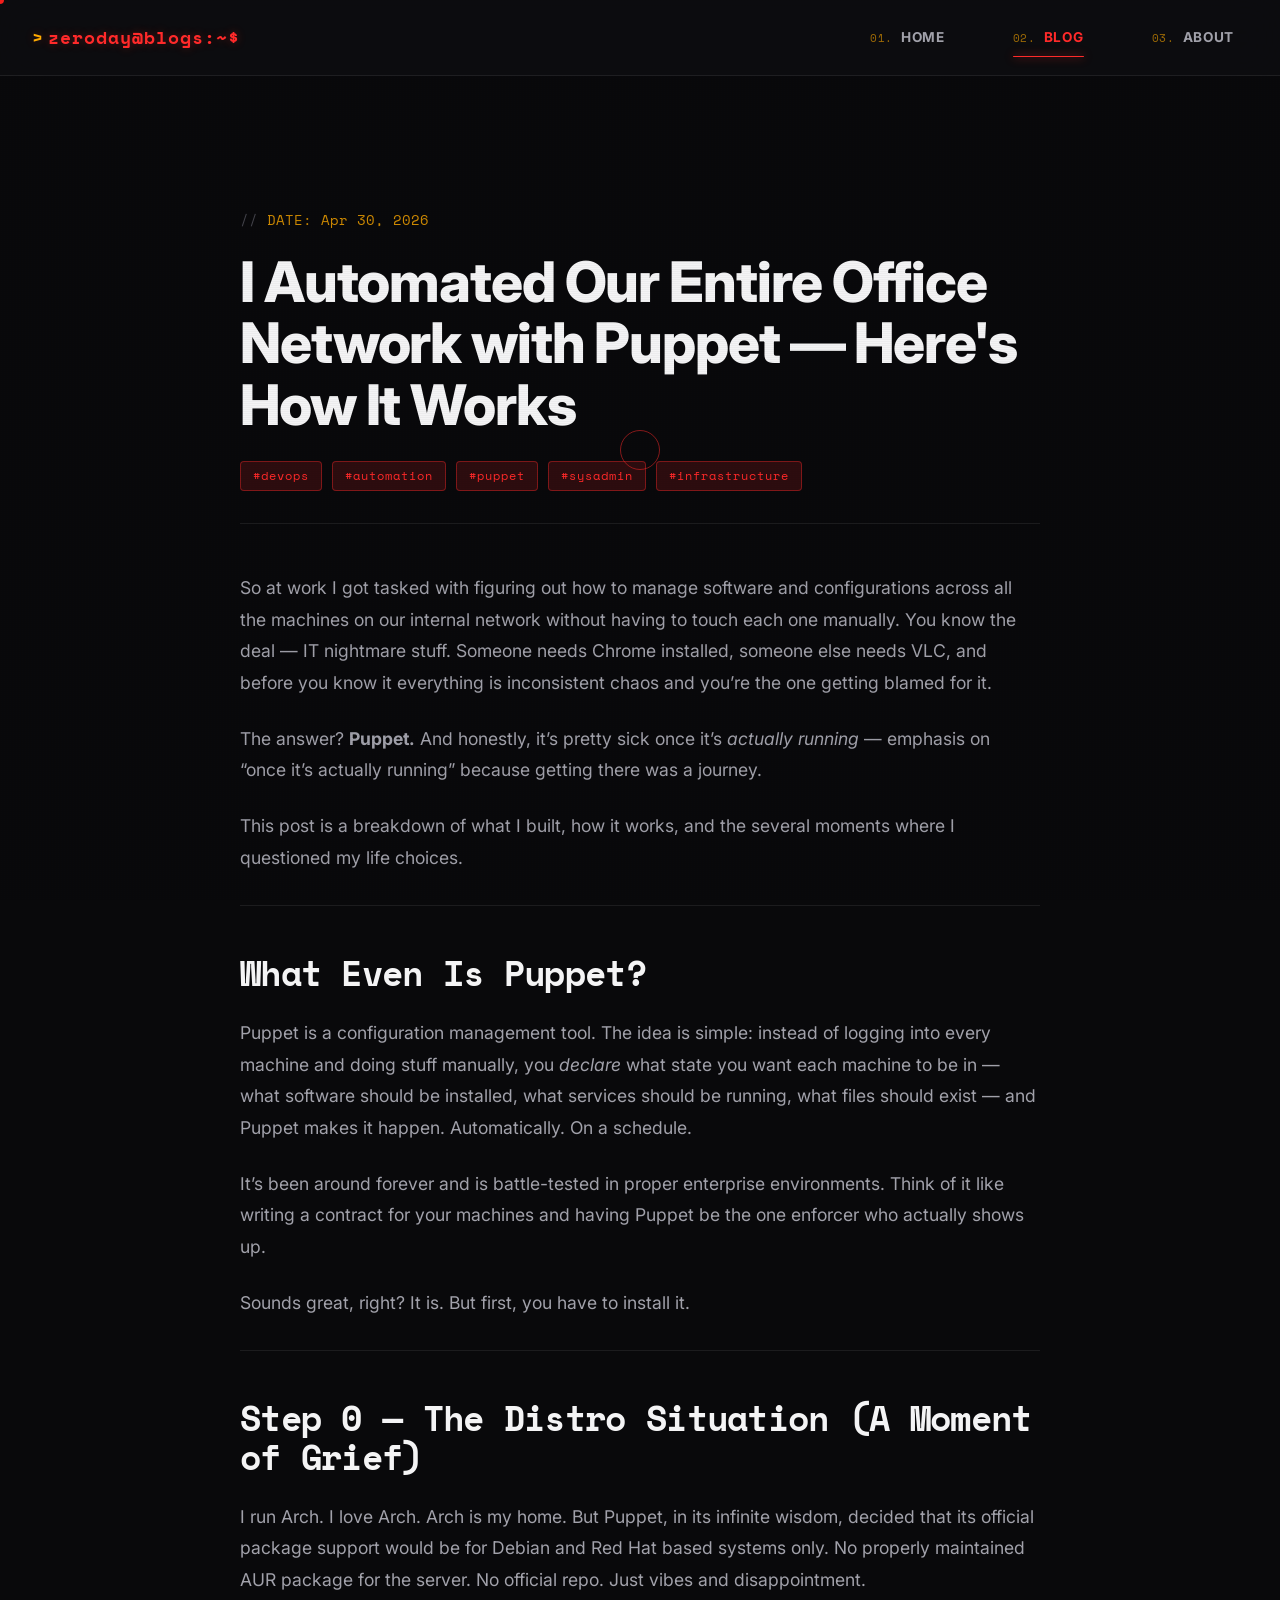
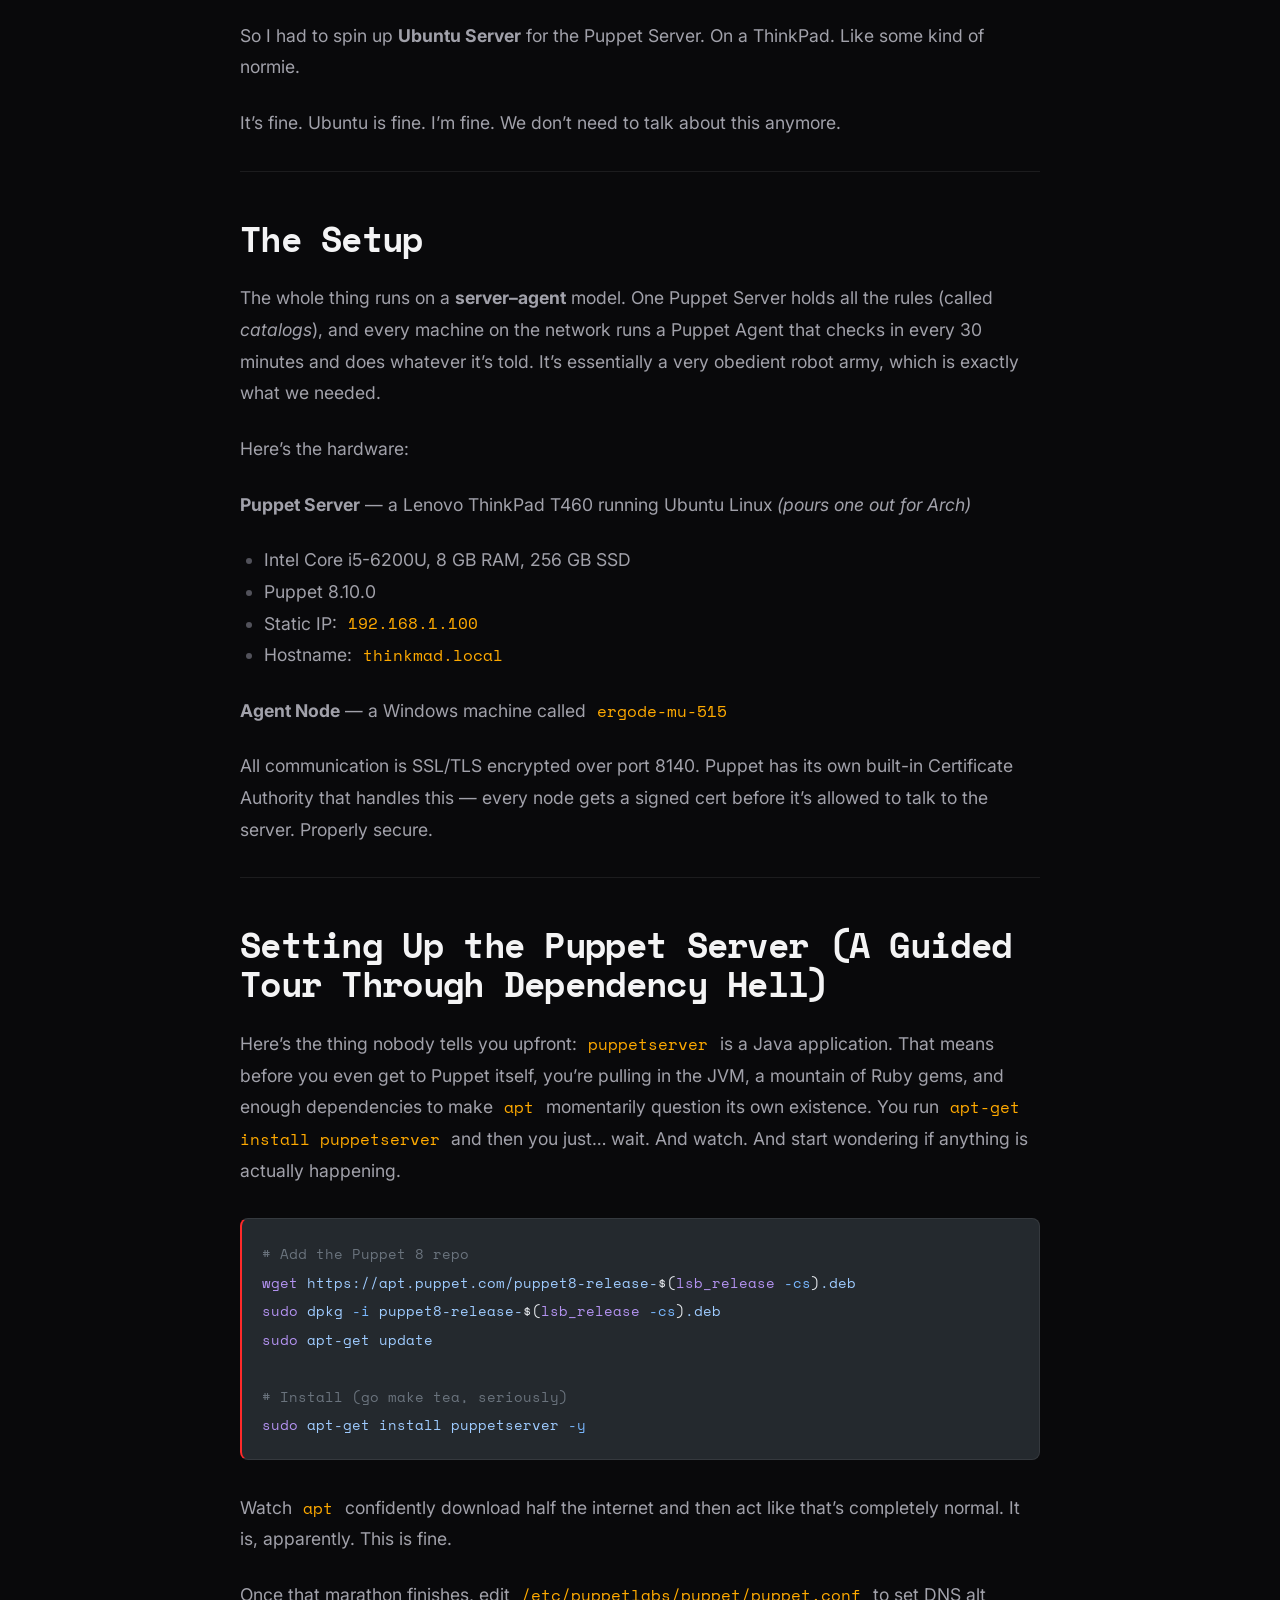
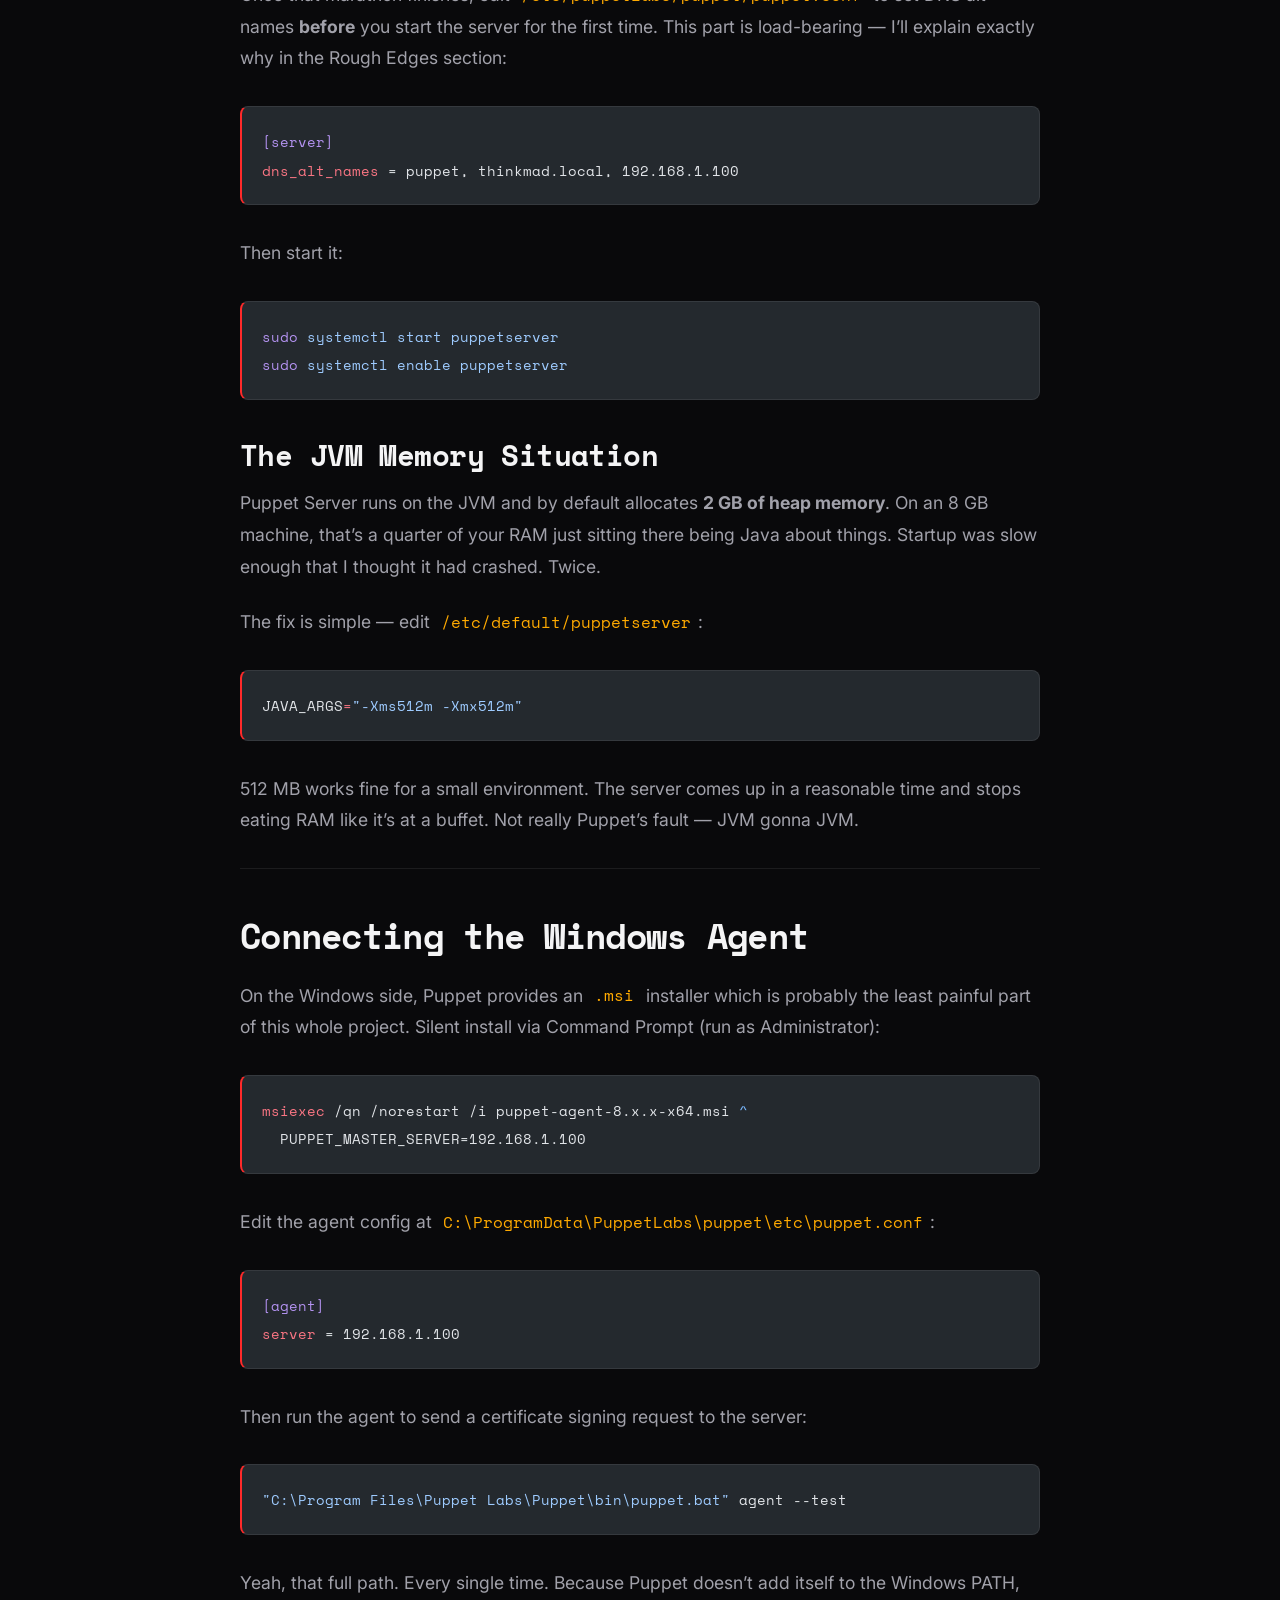
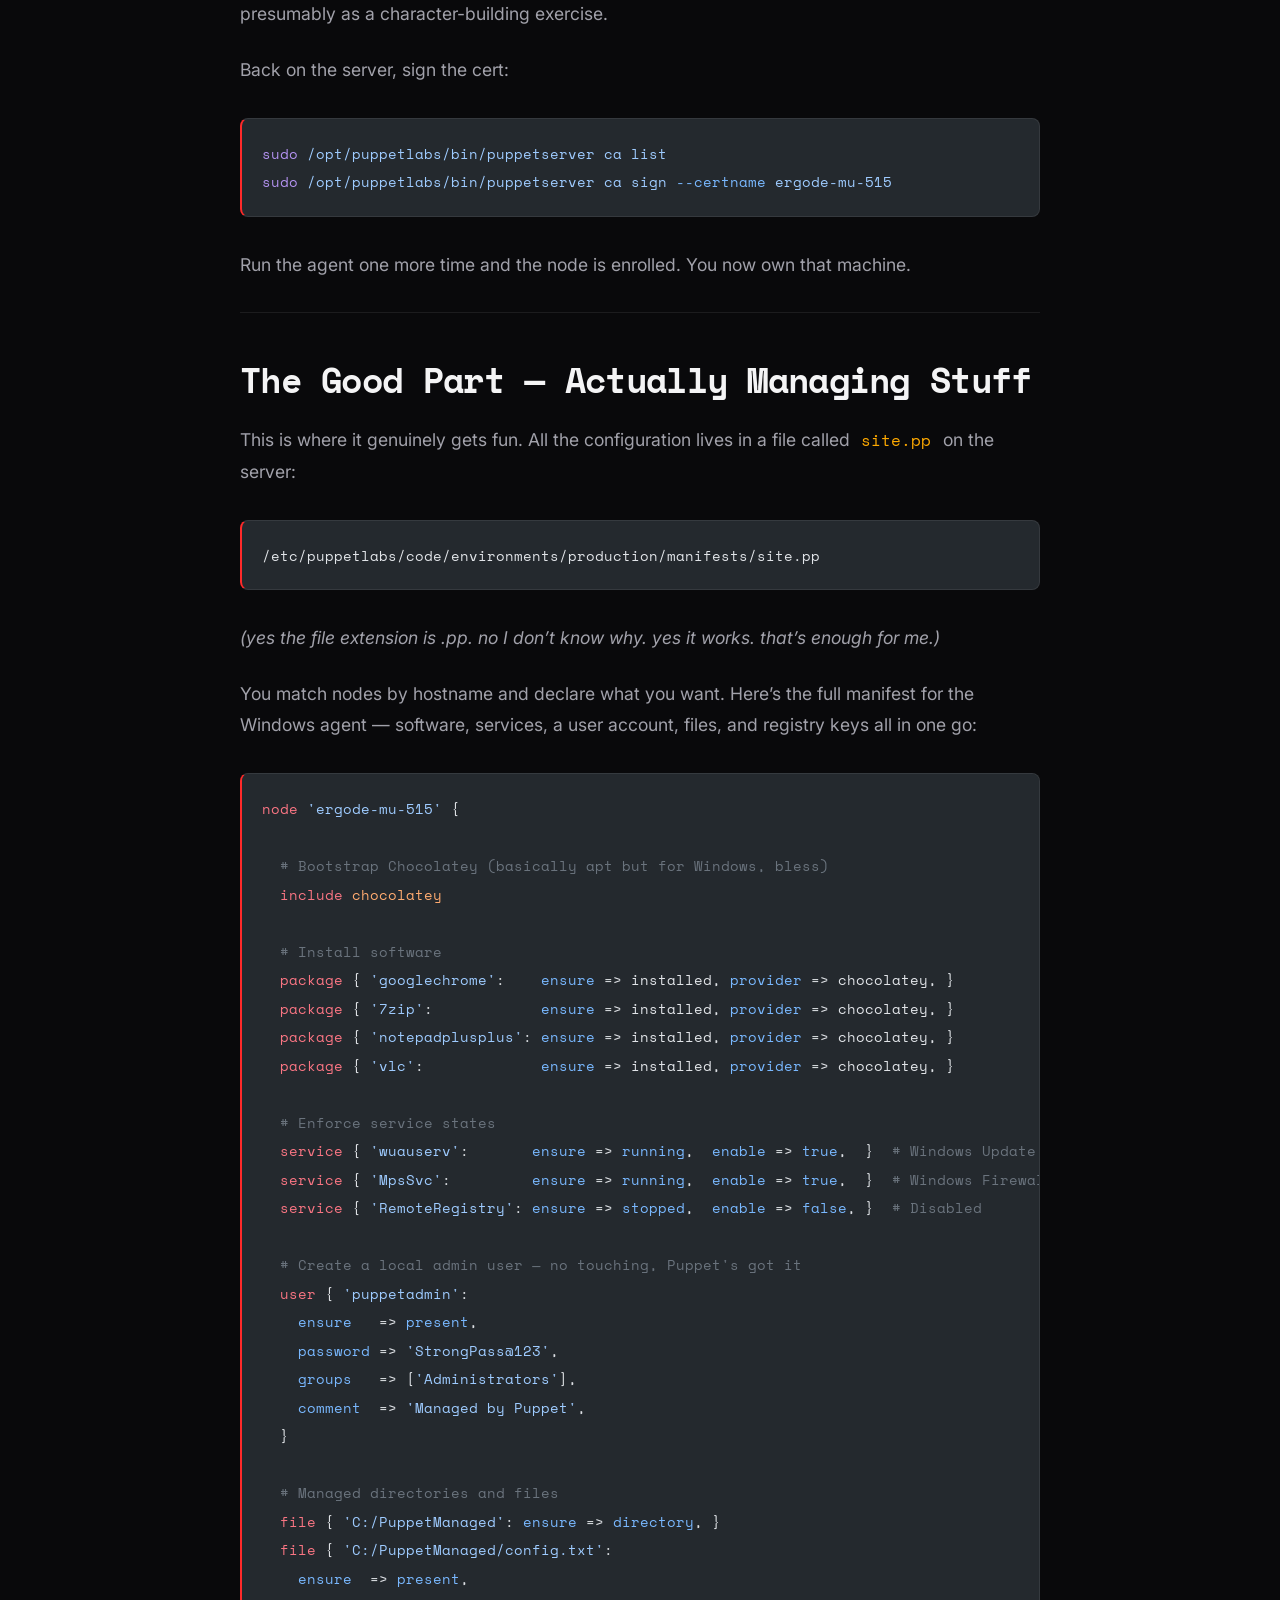
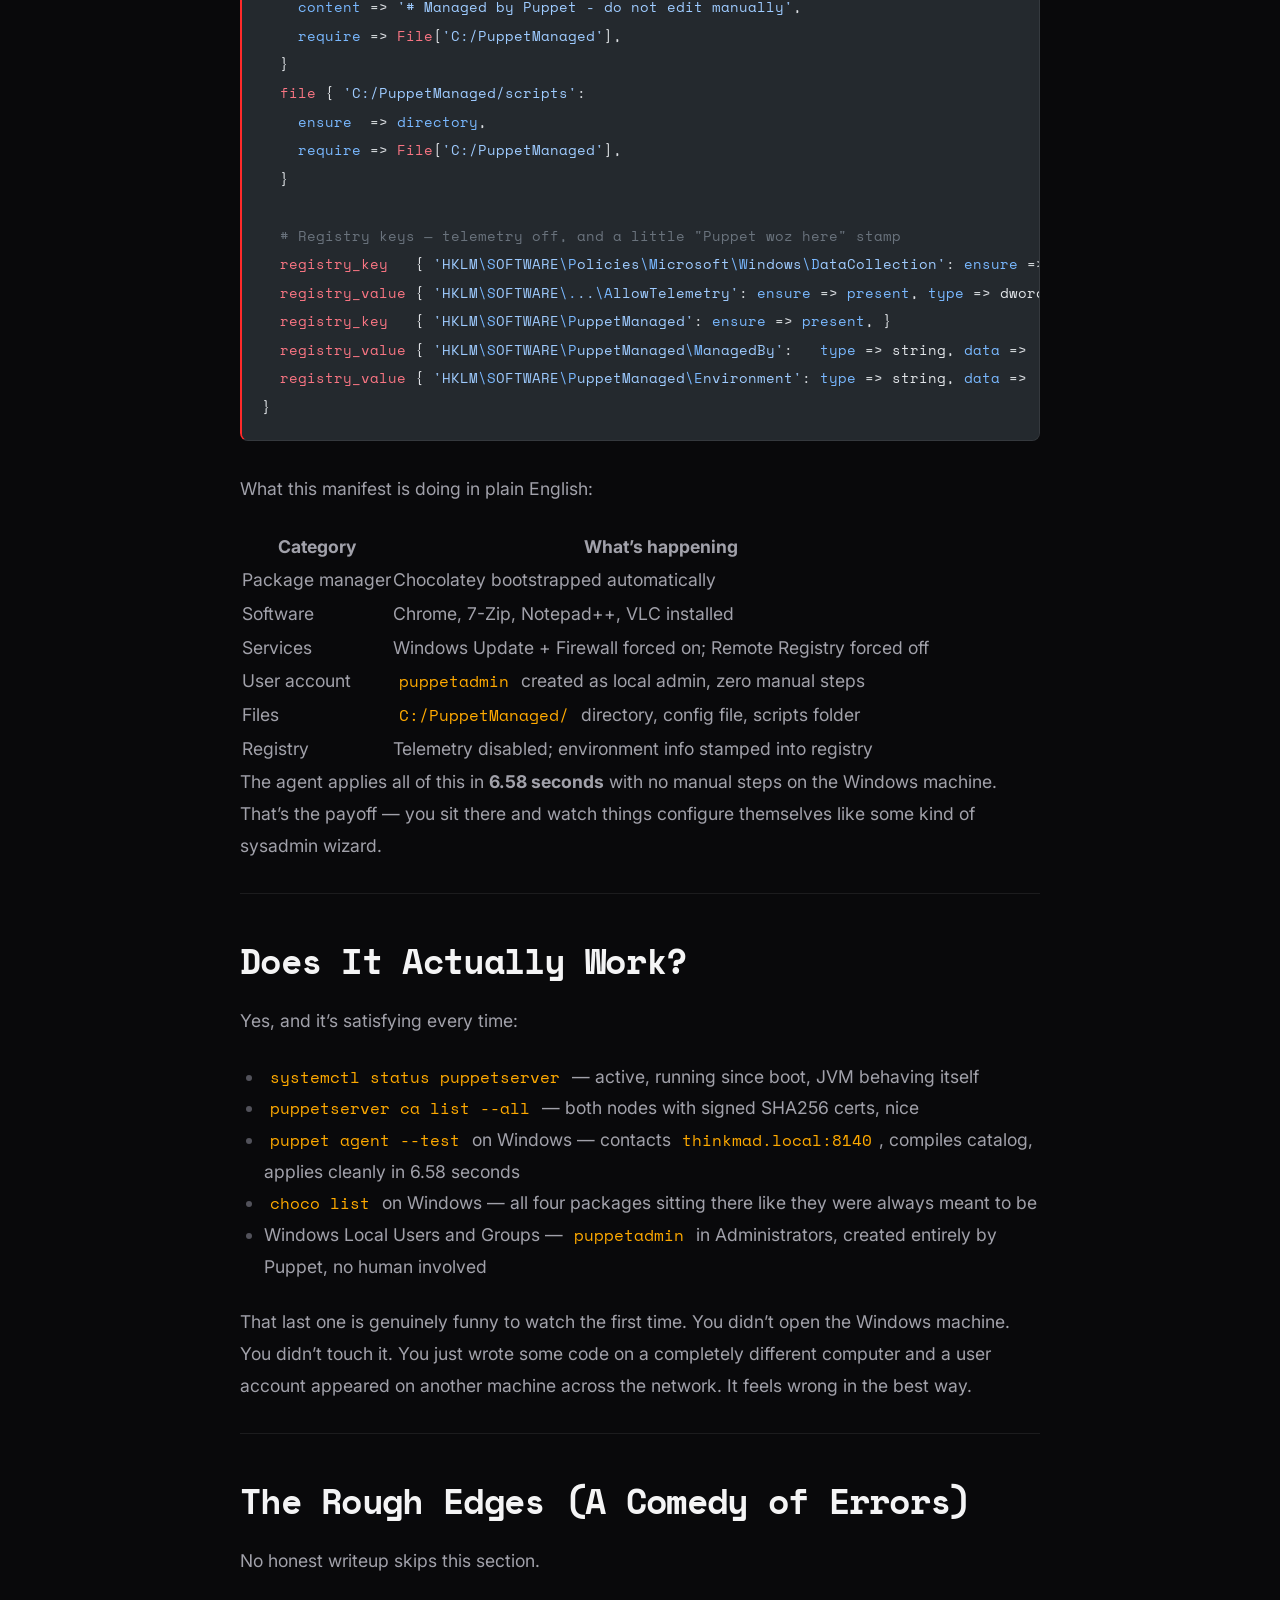
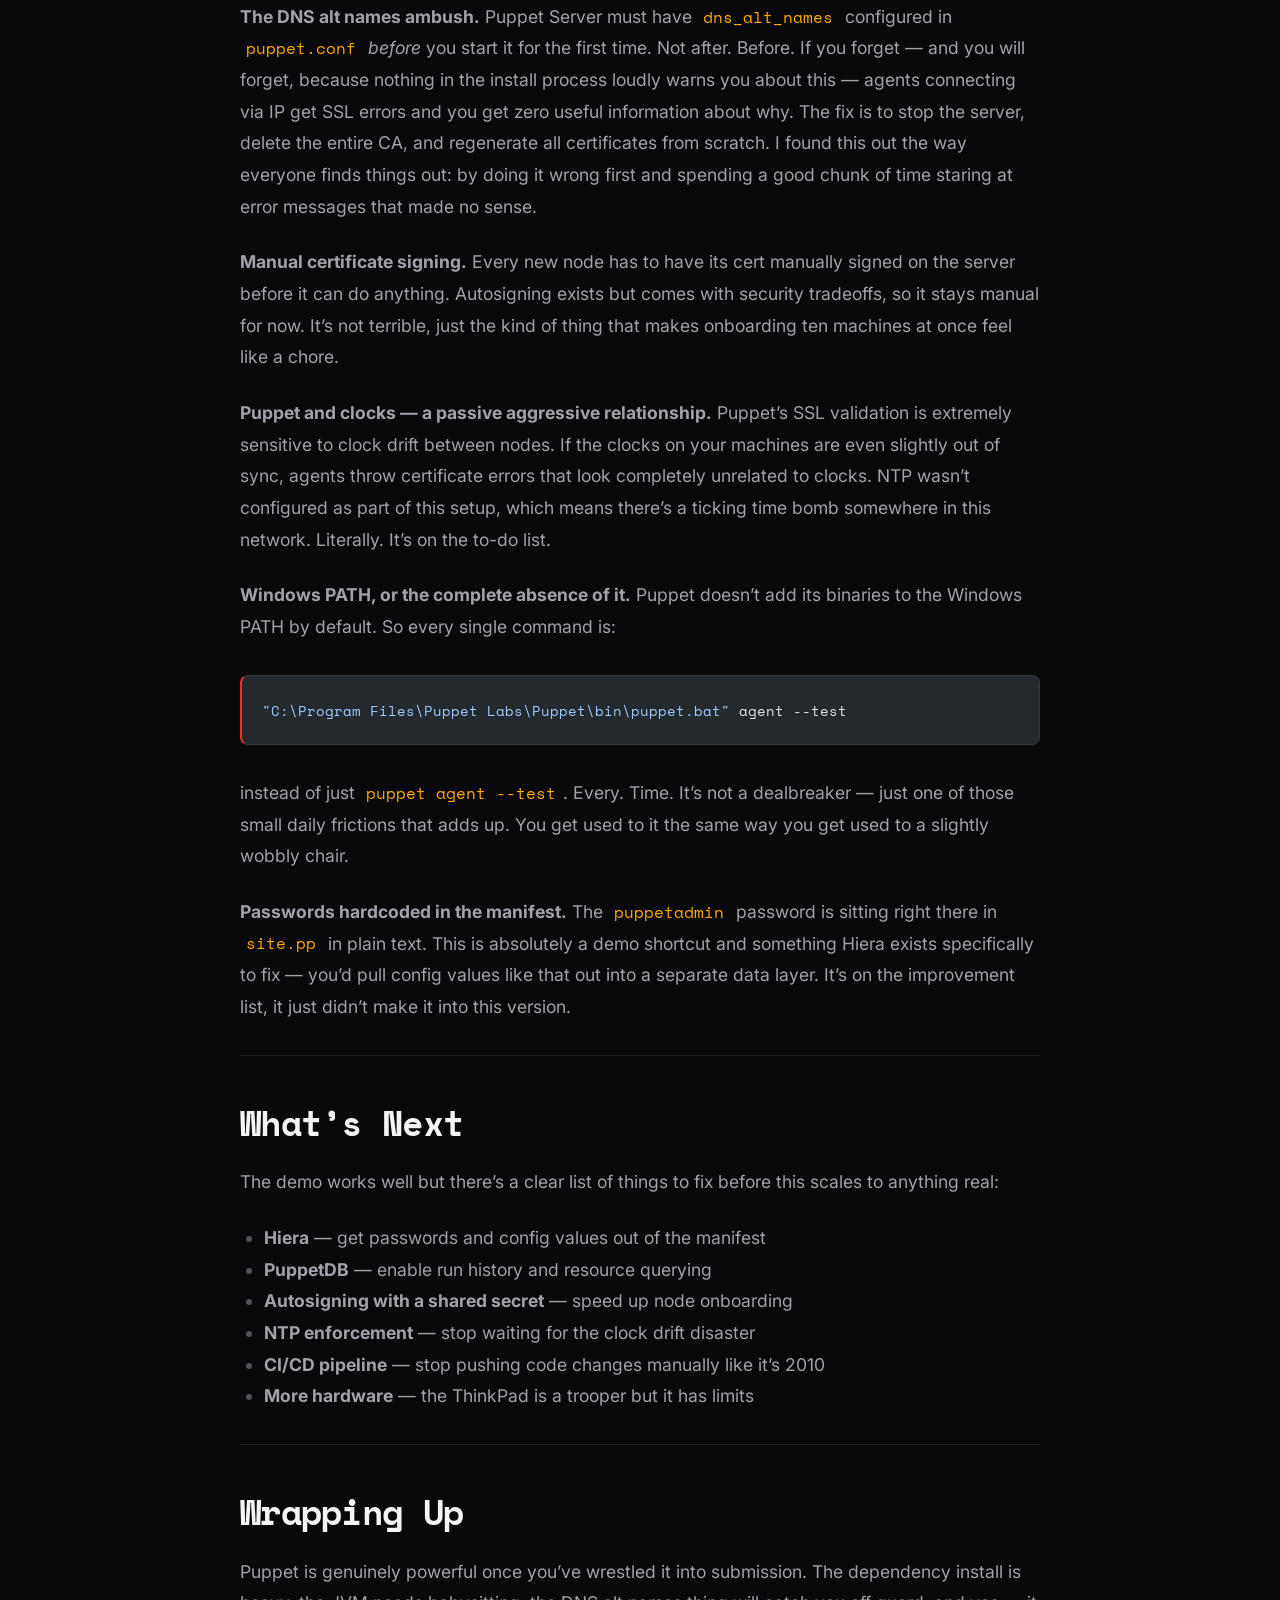
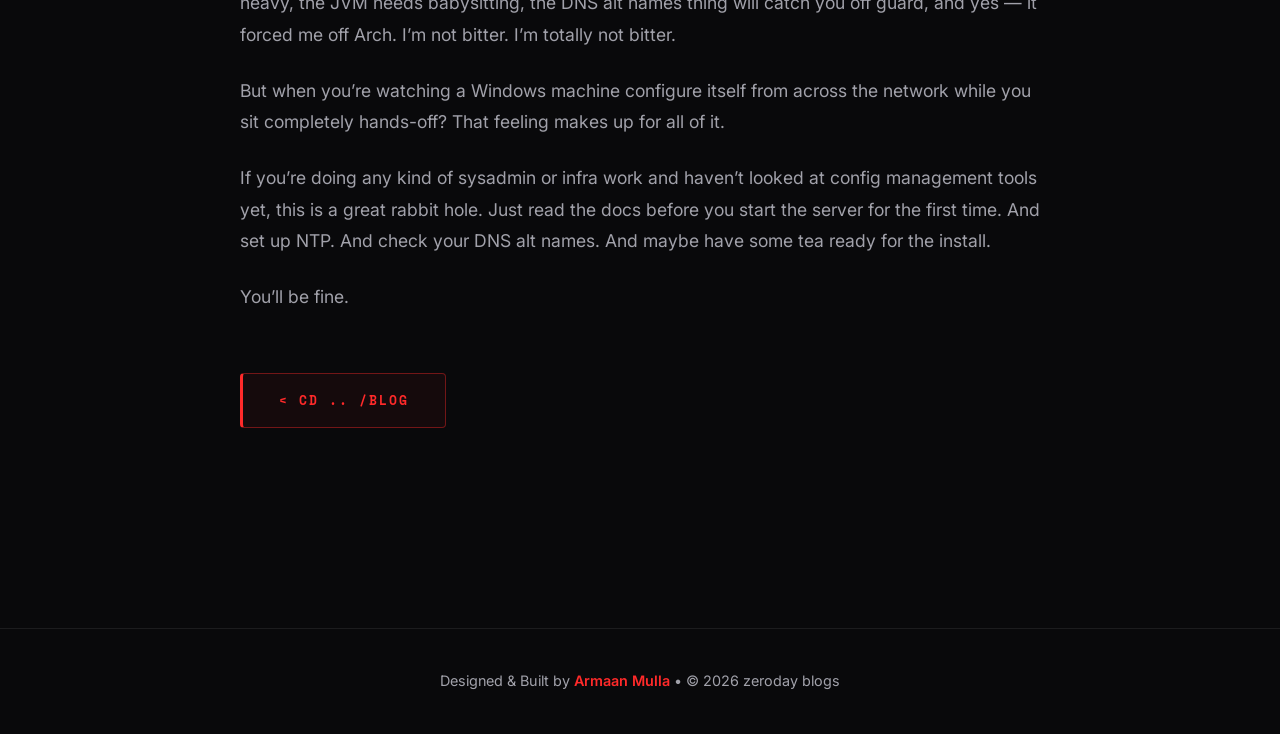
<file: blog/puppet-infra-automation/index.html>
<!DOCTYPE html><html lang="en"> <head><meta charset="UTF-8"><meta name="description" content="How I set up a Puppet Server to manage software, users, services, and registry keys across every machine on our network — automatically. Also how Puppet made me install Ubuntu like a normal person."><meta name="viewport" content="width=device-width"><link rel="icon" type="image/png" href="/favicon.png"><meta name="generator" content="Astro v6.2.1"><!-- Fonts --><link rel="preconnect" href="https://fonts.googleapis.com"><link rel="preconnect" href="https://fonts.gstatic.com" crossorigin><link href="https://fonts.googleapis.com/css2?family=Inter:wght@300;400;500;600;700&family=Space+Mono:wght@400;700&display=swap" rel="stylesheet"><title>I Automated Our Entire Office Network with Puppet — Here&#39;s How It Works | zeroday blogs</title><link rel="stylesheet" href="/_astro/BaseLayout.Pt7-JmY1.css">
<style>.post-container{padding-top:20px;max-width:800px;margin:0 auto;width:100%}.post-article{margin-top:2rem}.post-header{margin-bottom:3rem;border-bottom:1px solid var(--border-subtle);padding-bottom:2rem}.post-meta{color:var(--accent-secondary);font-family:var(--font-mono);font-size:.9rem;margin-bottom:1.2rem;opacity:.8}.meta-comment{color:var(--text-muted)}.post-title{margin:0;font-family:var(--font-sans);font-size:clamp(2rem,8vw,3.5rem);font-weight:800;color:var(--text-primary);letter-spacing:-.02em;line-height:1.1}.post-tags{margin-top:1.5rem;display:flex;flex-wrap:wrap;gap:10px}.post-tag{font-family:var(--font-mono);font-size:.75rem;color:var(--accent-main);background:var(--accent-main-dim);padding:4px 12px;border-radius:4px;border:1px solid var(--border-glow);letter-spacing:1px}.markdown-content{font-family:var(--font-sans);color:var(--text-secondary);line-height:1.8;font-size:1.1rem}.post-footer{margin-top:60px;padding-bottom:60px}.back-btn{border-left:3px solid var(--accent-main)}.markdown-content img{margin:2rem 0;border-radius:8px;border:1px solid var(--border-subtle);max-width:100%;height:auto}.markdown-content h2{margin-top:3rem;margin-bottom:1.5rem;color:var(--text-primary);font-size:clamp(1.5rem,6vw,2.2rem)}.markdown-content h3{margin-top:2.5rem;margin-bottom:1rem;color:var(--text-primary);font-size:clamp(1.2rem,5vw,1.8rem)}.markdown-content p{margin-bottom:1.5rem}.markdown-content pre{margin:2rem 0;font-size:.9em;max-width:100%;overflow-x:auto;border-radius:8px;padding:1.25rem}.markdown-content ul,.markdown-content ol{margin-bottom:1.5rem;padding-left:1.5rem}@media(max-width:600px){.post-header{margin-bottom:2rem;padding-bottom:1.5rem}.markdown-content{font-size:1rem}.post-footer{margin-top:40px}}
</style></head> <body> <!-- Preloader --> <div id="preloader" style="position: fixed; inset: 0; z-index: 10000; background: var(--bg-primary); display: flex; flex-direction: column; align-items: center; justify-content: center; transition: opacity 0.6s ease, visibility 0.6s ease;"> <div style="font-family: var(--font-mono); color: var(--accent-main); font-size: 1rem; letter-spacing: 2px;">INITIALIZING SYSTEM...</div> <div style="width: 200px; height: 2px; background: var(--border-subtle); margin-top: 20px; border-radius: 1px; overflow: hidden;"> <div style="height: 100%; width: 0%; background: linear-gradient(90deg, var(--accent-main), var(--accent-secondary)); animation: preloaderFill 1.5s cubic-bezier(0.16, 1, 0.3, 1) forwards;"></div> </div> </div> <script>
      // Immediately hide preloader if already initialized in this session
      if (sessionStorage.getItem('systemInitialized') === 'true') {
        document.getElementById('preloader').style.display = 'none';
      }
    </script>  <!-- Custom Cursor --> <div class="cursor-dot" id="cursorDot"></div> <div class="cursor-ring" id="cursorRing"></div> <header id="navbar" style="position: sticky; top: 0; left: 0; width: 100%; z-index: 1000; padding: 16px 0; background: rgba(15, 15, 18, 0.7); backdrop-filter: blur(20px); -webkit-backdrop-filter: blur(20px); border-bottom: 1px solid var(--border-subtle); transition: all 0.3s var(--ease-smooth);" data-astro-cid-3ef6ksr2> <div style="margin: 0 auto; padding: 0 32px; display: flex; align-items: center; justify-content: space-between; flex-wrap: wrap; gap: 1rem;" class="nav-container" data-astro-cid-3ef6ksr2> <a href="/" style="font-family: var(--font-mono); font-size: 1.1rem; font-weight: 800; color: var(--accent-main); letter-spacing: 1px; position: relative; border: none; white-space: nowrap; text-shadow: 0 0 10px rgba(255, 42, 42, 0.3);" data-astro-cid-3ef6ksr2> <span style="color: var(--accent-secondary); margin-right: 4px;" class="cursor-blink" data-astro-cid-3ef6ksr2>&gt;</span>zeroday@blogs:~$
</a> <nav style="display: flex; gap: 40px; list-style: none;" class="nav-links" data-astro-cid-3ef6ksr2> <a href="/" class="nav-item" data-astro-cid-3ef6ksr2> <span class="nav-num" data-astro-cid-3ef6ksr2>01.</span> <span class="nav-text" data-astro-cid-3ef6ksr2>Home</span> </a> <a href="/blog" class="nav-item active" data-astro-cid-3ef6ksr2> <span class="nav-num" data-astro-cid-3ef6ksr2>02.</span> <span class="nav-text" data-astro-cid-3ef6ksr2>Blog</span> </a> <a href="/about" class="nav-item" data-astro-cid-3ef6ksr2> <span class="nav-num" data-astro-cid-3ef6ksr2>03.</span> <span class="nav-text" data-astro-cid-3ef6ksr2>About</span> </a> </nav> </div> </header> <main>  <section class="post-container"> <article class="post-article"> <header class="post-header"> <div class="post-meta"> <span class="meta-comment">//</span> DATE: Apr 30, 2026 </div> <h1 class="post-title">I Automated Our Entire Office Network with Puppet — Here&#39;s How It Works</h1> <div class="post-tags"> <span class="post-tag">#devops</span><span class="post-tag">#automation</span><span class="post-tag">#puppet</span><span class="post-tag">#sysadmin</span><span class="post-tag">#infrastructure</span> </div> </header> <div class="markdown-content"> <p>So at work I got tasked with figuring out how to manage software and configurations across all the machines on our internal network without having to touch each one manually. You know the deal — IT nightmare stuff. Someone needs Chrome installed, someone else needs VLC, and before you know it everything is inconsistent chaos and you’re the one getting blamed for it.</p>
<p>The answer? <strong>Puppet.</strong> And honestly, it’s pretty sick once it’s <em>actually running</em> — emphasis on “once it’s actually running” because getting there was a journey.</p>
<p>This post is a breakdown of what I built, how it works, and the several moments where I questioned my life choices.</p>
<hr>
<h2 id="what-even-is-puppet">What Even Is Puppet?</h2>
<p>Puppet is a configuration management tool. The idea is simple: instead of logging into every machine and doing stuff manually, you <em>declare</em> what state you want each machine to be in — what software should be installed, what services should be running, what files should exist — and Puppet makes it happen. Automatically. On a schedule.</p>
<p>It’s been around forever and is battle-tested in proper enterprise environments. Think of it like writing a contract for your machines and having Puppet be the one enforcer who actually shows up.</p>
<p>Sounds great, right? It is. But first, you have to install it.</p>
<hr>
<h2 id="step-0--the-distro-situation-a-moment-of-grief">Step 0 — The Distro Situation (A Moment of Grief)</h2>
<p>I run Arch. I love Arch. Arch is my home. But Puppet, in its infinite wisdom, decided that its official package support would be for Debian and Red Hat based systems only. No properly maintained AUR package for the server. No official repo. Just vibes and disappointment.</p>
<p>So I had to spin up <strong>Ubuntu Server</strong> for the Puppet Server. On a ThinkPad. Like some kind of normie.</p>
<p>It’s fine. Ubuntu is fine. I’m fine. We don’t need to talk about this anymore.</p>
<hr>
<h2 id="the-setup">The Setup</h2>
<p>The whole thing runs on a <strong>server–agent</strong> model. One Puppet Server holds all the rules (called <em>catalogs</em>), and every machine on the network runs a Puppet Agent that checks in every 30 minutes and does whatever it’s told. It’s essentially a very obedient robot army, which is exactly what we needed.</p>
<p>Here’s the hardware:</p>
<p><strong>Puppet Server</strong> — a Lenovo ThinkPad T460 running Ubuntu Linux <em>(pours one out for Arch)</em></p>
<ul>
<li>Intel Core i5-6200U, 8 GB RAM, 256 GB SSD</li>
<li>Puppet 8.10.0</li>
<li>Static IP: <code>192.168.1.100</code></li>
<li>Hostname: <code>thinkmad.local</code></li>
</ul>
<p><strong>Agent Node</strong> — a Windows machine called <code>ergode-mu-515</code></p>
<p>All communication is SSL/TLS encrypted over port 8140. Puppet has its own built-in Certificate Authority that handles this — every node gets a signed cert before it’s allowed to talk to the server. Properly secure.</p>
<hr>
<h2 id="setting-up-the-puppet-server-a-guided-tour-through-dependency-hell">Setting Up the Puppet Server (A Guided Tour Through Dependency Hell)</h2>
<p>Here’s the thing nobody tells you upfront: <code>puppetserver</code> is a Java application. That means before you even get to Puppet itself, you’re pulling in the JVM, a mountain of Ruby gems, and enough dependencies to make <code>apt</code> momentarily question its own existence. You run <code>apt-get install puppetserver</code> and then you just… wait. And watch. And start wondering if anything is actually happening.</p>
<pre class="astro-code github-dark" style="background-color:#24292e;color:#e1e4e8; overflow-x: auto;" tabindex="0" data-language="bash"><code><span class="line"><span style="color:#6A737D"># Add the Puppet 8 repo</span></span>
<span class="line"><span style="color:#B392F0">wget</span><span style="color:#9ECBFF"> https://apt.puppet.com/puppet8-release-</span><span style="color:#E1E4E8">$(</span><span style="color:#B392F0">lsb_release</span><span style="color:#79B8FF"> -cs</span><span style="color:#E1E4E8">)</span><span style="color:#9ECBFF">.deb</span></span>
<span class="line"><span style="color:#B392F0">sudo</span><span style="color:#9ECBFF"> dpkg</span><span style="color:#79B8FF"> -i</span><span style="color:#9ECBFF"> puppet8-release-</span><span style="color:#E1E4E8">$(</span><span style="color:#B392F0">lsb_release</span><span style="color:#79B8FF"> -cs</span><span style="color:#E1E4E8">)</span><span style="color:#9ECBFF">.deb</span></span>
<span class="line"><span style="color:#B392F0">sudo</span><span style="color:#9ECBFF"> apt-get</span><span style="color:#9ECBFF"> update</span></span>
<span class="line"></span>
<span class="line"><span style="color:#6A737D"># Install (go make tea, seriously)</span></span>
<span class="line"><span style="color:#B392F0">sudo</span><span style="color:#9ECBFF"> apt-get</span><span style="color:#9ECBFF"> install</span><span style="color:#9ECBFF"> puppetserver</span><span style="color:#79B8FF"> -y</span></span></code></pre>
<p>Watch <code>apt</code> confidently download half the internet and then act like that’s completely normal. It is, apparently. This is fine.</p>
<p>Once that marathon finishes, edit <code>/etc/puppetlabs/puppet/puppet.conf</code> to set DNS alt names <strong>before</strong> you start the server for the first time. This part is load-bearing — I’ll explain exactly why in the Rough Edges section:</p>
<pre class="astro-code github-dark" style="background-color:#24292e;color:#e1e4e8; overflow-x: auto;" tabindex="0" data-language="ini"><code><span class="line"><span style="color:#B392F0">[server]</span></span>
<span class="line"><span style="color:#F97583">dns_alt_names</span><span style="color:#E1E4E8"> = puppet, thinkmad.local, 192.168.1.100</span></span></code></pre>
<p>Then start it:</p>
<pre class="astro-code github-dark" style="background-color:#24292e;color:#e1e4e8; overflow-x: auto;" tabindex="0" data-language="bash"><code><span class="line"><span style="color:#B392F0">sudo</span><span style="color:#9ECBFF"> systemctl</span><span style="color:#9ECBFF"> start</span><span style="color:#9ECBFF"> puppetserver</span></span>
<span class="line"><span style="color:#B392F0">sudo</span><span style="color:#9ECBFF"> systemctl</span><span style="color:#9ECBFF"> enable</span><span style="color:#9ECBFF"> puppetserver</span></span></code></pre>
<h3 id="the-jvm-memory-situation">The JVM Memory Situation</h3>
<p>Puppet Server runs on the JVM and by default allocates <strong>2 GB of heap memory</strong>. On an 8 GB machine, that’s a quarter of your RAM just sitting there being Java about things. Startup was slow enough that I thought it had crashed. Twice.</p>
<p>The fix is simple — edit <code>/etc/default/puppetserver</code>:</p>
<pre class="astro-code github-dark" style="background-color:#24292e;color:#e1e4e8; overflow-x: auto;" tabindex="0" data-language="bash"><code><span class="line"><span style="color:#E1E4E8">JAVA_ARGS</span><span style="color:#F97583">=</span><span style="color:#9ECBFF">"-Xms512m -Xmx512m"</span></span></code></pre>
<p>512 MB works fine for a small environment. The server comes up in a reasonable time and stops eating RAM like it’s at a buffet. Not really Puppet’s fault — JVM gonna JVM.</p>
<hr>
<h2 id="connecting-the-windows-agent">Connecting the Windows Agent</h2>
<p>On the Windows side, Puppet provides an <code>.msi</code> installer which is probably the least painful part of this whole project. Silent install via Command Prompt (run as Administrator):</p>
<pre class="astro-code github-dark" style="background-color:#24292e;color:#e1e4e8; overflow-x: auto;" tabindex="0" data-language="bat"><code><span class="line"><span style="color:#F97583">msiexec</span><span style="color:#E1E4E8"> /qn /norestart /i puppet-agent-8.x.x-x64.msi </span><span style="color:#79B8FF">^</span></span>
<span class="line"><span style="color:#E1E4E8">  PUPPET_MASTER_SERVER=192.168.1.100</span></span></code></pre>
<p>Edit the agent config at <code>C:\ProgramData\PuppetLabs\puppet\etc\puppet.conf</code>:</p>
<pre class="astro-code github-dark" style="background-color:#24292e;color:#e1e4e8; overflow-x: auto;" tabindex="0" data-language="ini"><code><span class="line"><span style="color:#B392F0">[agent]</span></span>
<span class="line"><span style="color:#F97583">server</span><span style="color:#E1E4E8"> = 192.168.1.100</span></span></code></pre>
<p>Then run the agent to send a certificate signing request to the server:</p>
<pre class="astro-code github-dark" style="background-color:#24292e;color:#e1e4e8; overflow-x: auto;" tabindex="0" data-language="bat"><code><span class="line"><span style="color:#9ECBFF">"C:\Program Files\Puppet Labs\Puppet\bin\puppet.bat"</span><span style="color:#E1E4E8"> agent --test</span></span></code></pre>
<p>Yeah, that full path. Every single time. Because Puppet doesn’t add itself to the Windows PATH, presumably as a character-building exercise.</p>
<p>Back on the server, sign the cert:</p>
<pre class="astro-code github-dark" style="background-color:#24292e;color:#e1e4e8; overflow-x: auto;" tabindex="0" data-language="bash"><code><span class="line"><span style="color:#B392F0">sudo</span><span style="color:#9ECBFF"> /opt/puppetlabs/bin/puppetserver</span><span style="color:#9ECBFF"> ca</span><span style="color:#9ECBFF"> list</span></span>
<span class="line"><span style="color:#B392F0">sudo</span><span style="color:#9ECBFF"> /opt/puppetlabs/bin/puppetserver</span><span style="color:#9ECBFF"> ca</span><span style="color:#9ECBFF"> sign</span><span style="color:#79B8FF"> --certname</span><span style="color:#9ECBFF"> ergode-mu-515</span></span></code></pre>
<p>Run the agent one more time and the node is enrolled. You now own that machine.</p>
<hr>
<h2 id="the-good-part--actually-managing-stuff">The Good Part — Actually Managing Stuff</h2>
<p>This is where it genuinely gets fun. All the configuration lives in a file called <code>site.pp</code> on the server:</p>
<pre class="astro-code github-dark" style="background-color:#24292e;color:#e1e4e8; overflow-x: auto;" tabindex="0" data-language="plaintext"><code><span class="line"><span>/etc/puppetlabs/code/environments/production/manifests/site.pp</span></span></code></pre>
<p><em>(yes the file extension is .pp. no I don’t know why. yes it works. that’s enough for me.)</em></p>
<p>You match nodes by hostname and declare what you want. Here’s the full manifest for the Windows agent — software, services, a user account, files, and registry keys all in one go:</p>
<pre class="astro-code github-dark" style="background-color:#24292e;color:#e1e4e8; overflow-x: auto;" tabindex="0" data-language="puppet"><code><span class="line"><span style="color:#F97583">node</span><span style="color:#9ECBFF"> 'ergode-mu-515'</span><span style="color:#E1E4E8"> {</span></span>
<span class="line"></span>
<span class="line"><span style="color:#6A737D">  # Bootstrap Chocolatey (basically apt but for Windows, bless)</span></span>
<span class="line"><span style="color:#F97583">  include</span><span style="color:#FFAB70"> chocolatey</span></span>
<span class="line"></span>
<span class="line"><span style="color:#6A737D">  # Install software</span></span>
<span class="line"><span style="color:#F97583">  package</span><span style="color:#E1E4E8"> { </span><span style="color:#9ECBFF">'googlechrome'</span><span style="color:#E1E4E8">:    </span><span style="color:#79B8FF">ensure </span><span style="color:#E1E4E8">=> installed, </span><span style="color:#79B8FF">provider </span><span style="color:#E1E4E8">=> chocolatey, }</span></span>
<span class="line"><span style="color:#F97583">  package</span><span style="color:#E1E4E8"> { </span><span style="color:#9ECBFF">'7zip'</span><span style="color:#E1E4E8">:            </span><span style="color:#79B8FF">ensure </span><span style="color:#E1E4E8">=> installed, </span><span style="color:#79B8FF">provider </span><span style="color:#E1E4E8">=> chocolatey, }</span></span>
<span class="line"><span style="color:#F97583">  package</span><span style="color:#E1E4E8"> { </span><span style="color:#9ECBFF">'notepadplusplus'</span><span style="color:#E1E4E8">: </span><span style="color:#79B8FF">ensure </span><span style="color:#E1E4E8">=> installed, </span><span style="color:#79B8FF">provider </span><span style="color:#E1E4E8">=> chocolatey, }</span></span>
<span class="line"><span style="color:#F97583">  package</span><span style="color:#E1E4E8"> { </span><span style="color:#9ECBFF">'vlc'</span><span style="color:#E1E4E8">:             </span><span style="color:#79B8FF">ensure </span><span style="color:#E1E4E8">=> installed, </span><span style="color:#79B8FF">provider </span><span style="color:#E1E4E8">=> chocolatey, }</span></span>
<span class="line"></span>
<span class="line"><span style="color:#6A737D">  # Enforce service states</span></span>
<span class="line"><span style="color:#F97583">  service</span><span style="color:#E1E4E8"> { </span><span style="color:#9ECBFF">'wuauserv'</span><span style="color:#E1E4E8">:       </span><span style="color:#79B8FF">ensure </span><span style="color:#E1E4E8">=> </span><span style="color:#79B8FF">running</span><span style="color:#E1E4E8">,  </span><span style="color:#79B8FF">enable </span><span style="color:#E1E4E8">=> </span><span style="color:#79B8FF">true</span><span style="color:#E1E4E8">,  }  </span><span style="color:#6A737D"># Windows Update</span></span>
<span class="line"><span style="color:#F97583">  service</span><span style="color:#E1E4E8"> { </span><span style="color:#9ECBFF">'MpsSvc'</span><span style="color:#E1E4E8">:         </span><span style="color:#79B8FF">ensure </span><span style="color:#E1E4E8">=> </span><span style="color:#79B8FF">running</span><span style="color:#E1E4E8">,  </span><span style="color:#79B8FF">enable </span><span style="color:#E1E4E8">=> </span><span style="color:#79B8FF">true</span><span style="color:#E1E4E8">,  }  </span><span style="color:#6A737D"># Windows Firewall</span></span>
<span class="line"><span style="color:#F97583">  service</span><span style="color:#E1E4E8"> { </span><span style="color:#9ECBFF">'RemoteRegistry'</span><span style="color:#E1E4E8">: </span><span style="color:#79B8FF">ensure </span><span style="color:#E1E4E8">=> </span><span style="color:#79B8FF">stopped</span><span style="color:#E1E4E8">,  </span><span style="color:#79B8FF">enable </span><span style="color:#E1E4E8">=> </span><span style="color:#79B8FF">false</span><span style="color:#E1E4E8">, }  </span><span style="color:#6A737D"># Disabled</span></span>
<span class="line"></span>
<span class="line"><span style="color:#6A737D">  # Create a local admin user — no touching, Puppet's got it</span></span>
<span class="line"><span style="color:#F97583">  user</span><span style="color:#E1E4E8"> { </span><span style="color:#9ECBFF">'puppetadmin'</span><span style="color:#E1E4E8">:</span></span>
<span class="line"><span style="color:#79B8FF">    ensure   </span><span style="color:#E1E4E8">=> </span><span style="color:#79B8FF">present</span><span style="color:#E1E4E8">,</span></span>
<span class="line"><span style="color:#79B8FF">    password </span><span style="color:#E1E4E8">=> </span><span style="color:#9ECBFF">'StrongPass@123'</span><span style="color:#E1E4E8">,</span></span>
<span class="line"><span style="color:#79B8FF">    groups   </span><span style="color:#E1E4E8">=> [</span><span style="color:#9ECBFF">'Administrators'</span><span style="color:#E1E4E8">],</span></span>
<span class="line"><span style="color:#79B8FF">    comment  </span><span style="color:#E1E4E8">=> </span><span style="color:#9ECBFF">'Managed by Puppet'</span><span style="color:#E1E4E8">,</span></span>
<span class="line"><span style="color:#E1E4E8">  }</span></span>
<span class="line"></span>
<span class="line"><span style="color:#6A737D">  # Managed directories and files</span></span>
<span class="line"><span style="color:#F97583">  file</span><span style="color:#E1E4E8"> { </span><span style="color:#9ECBFF">'C:/PuppetManaged'</span><span style="color:#E1E4E8">: </span><span style="color:#79B8FF">ensure </span><span style="color:#E1E4E8">=> </span><span style="color:#79B8FF">directory</span><span style="color:#E1E4E8">, }</span></span>
<span class="line"><span style="color:#F97583">  file</span><span style="color:#E1E4E8"> { </span><span style="color:#9ECBFF">'C:/PuppetManaged/config.txt'</span><span style="color:#E1E4E8">:</span></span>
<span class="line"><span style="color:#79B8FF">    ensure  </span><span style="color:#E1E4E8">=> </span><span style="color:#79B8FF">present</span><span style="color:#E1E4E8">,</span></span>
<span class="line"><span style="color:#79B8FF">    content </span><span style="color:#E1E4E8">=> </span><span style="color:#9ECBFF">'# Managed by Puppet - do not edit manually'</span><span style="color:#E1E4E8">,</span></span>
<span class="line"><span style="color:#79B8FF">    require </span><span style="color:#E1E4E8">=> </span><span style="color:#F97583">File</span><span style="color:#E1E4E8">[</span><span style="color:#9ECBFF">'C:/PuppetManaged'</span><span style="color:#E1E4E8">],</span></span>
<span class="line"><span style="color:#E1E4E8">  }</span></span>
<span class="line"><span style="color:#F97583">  file</span><span style="color:#E1E4E8"> { </span><span style="color:#9ECBFF">'C:/PuppetManaged/scripts'</span><span style="color:#E1E4E8">:</span></span>
<span class="line"><span style="color:#79B8FF">    ensure  </span><span style="color:#E1E4E8">=> </span><span style="color:#79B8FF">directory</span><span style="color:#E1E4E8">,</span></span>
<span class="line"><span style="color:#79B8FF">    require </span><span style="color:#E1E4E8">=> </span><span style="color:#F97583">File</span><span style="color:#E1E4E8">[</span><span style="color:#9ECBFF">'C:/PuppetManaged'</span><span style="color:#E1E4E8">],</span></span>
<span class="line"><span style="color:#E1E4E8">  }</span></span>
<span class="line"></span>
<span class="line"><span style="color:#6A737D">  # Registry keys — telemetry off, and a little "Puppet woz here" stamp</span></span>
<span class="line"><span style="color:#F97583">  registry_key</span><span style="color:#E1E4E8">   { </span><span style="color:#9ECBFF">'HKLM</span><span style="color:#79B8FF">\S</span><span style="color:#9ECBFF">OFTWARE</span><span style="color:#79B8FF">\P</span><span style="color:#9ECBFF">olicies</span><span style="color:#79B8FF">\M</span><span style="color:#9ECBFF">icrosoft</span><span style="color:#79B8FF">\W</span><span style="color:#9ECBFF">indows</span><span style="color:#79B8FF">\D</span><span style="color:#9ECBFF">ataCollection'</span><span style="color:#E1E4E8">: </span><span style="color:#79B8FF">ensure </span><span style="color:#E1E4E8">=> </span><span style="color:#79B8FF">present</span><span style="color:#E1E4E8">, }</span></span>
<span class="line"><span style="color:#F97583">  registry_value</span><span style="color:#E1E4E8"> { </span><span style="color:#9ECBFF">'HKLM</span><span style="color:#79B8FF">\S</span><span style="color:#9ECBFF">OFTWARE</span><span style="color:#79B8FF">\.</span><span style="color:#9ECBFF">..</span><span style="color:#79B8FF">\A</span><span style="color:#9ECBFF">llowTelemetry'</span><span style="color:#E1E4E8">: </span><span style="color:#79B8FF">ensure </span><span style="color:#E1E4E8">=> </span><span style="color:#79B8FF">present</span><span style="color:#E1E4E8">, </span><span style="color:#79B8FF">type </span><span style="color:#E1E4E8">=> dword, </span><span style="color:#79B8FF">data </span><span style="color:#E1E4E8">=> </span><span style="color:#79B8FF">0</span><span style="color:#E1E4E8">, }</span></span>
<span class="line"><span style="color:#F97583">  registry_key</span><span style="color:#E1E4E8">   { </span><span style="color:#9ECBFF">'HKLM</span><span style="color:#79B8FF">\S</span><span style="color:#9ECBFF">OFTWARE</span><span style="color:#79B8FF">\P</span><span style="color:#9ECBFF">uppetManaged'</span><span style="color:#E1E4E8">: </span><span style="color:#79B8FF">ensure </span><span style="color:#E1E4E8">=> </span><span style="color:#79B8FF">present</span><span style="color:#E1E4E8">, }</span></span>
<span class="line"><span style="color:#F97583">  registry_value</span><span style="color:#E1E4E8"> { </span><span style="color:#9ECBFF">'HKLM</span><span style="color:#79B8FF">\S</span><span style="color:#9ECBFF">OFTWARE</span><span style="color:#79B8FF">\P</span><span style="color:#9ECBFF">uppetManaged</span><span style="color:#79B8FF">\M</span><span style="color:#9ECBFF">anagedBy'</span><span style="color:#E1E4E8">:   </span><span style="color:#79B8FF">type </span><span style="color:#E1E4E8">=> string, </span><span style="color:#79B8FF">data </span><span style="color:#E1E4E8">=> </span><span style="color:#9ECBFF">'Puppet'</span><span style="color:#E1E4E8">, }</span></span>
<span class="line"><span style="color:#F97583">  registry_value</span><span style="color:#E1E4E8"> { </span><span style="color:#9ECBFF">'HKLM</span><span style="color:#79B8FF">\S</span><span style="color:#9ECBFF">OFTWARE</span><span style="color:#79B8FF">\P</span><span style="color:#9ECBFF">uppetManaged</span><span style="color:#79B8FF">\E</span><span style="color:#9ECBFF">nvironment'</span><span style="color:#E1E4E8">: </span><span style="color:#79B8FF">type </span><span style="color:#E1E4E8">=> string, </span><span style="color:#79B8FF">data </span><span style="color:#E1E4E8">=> </span><span style="color:#9ECBFF">'production'</span><span style="color:#E1E4E8">, }</span></span>
<span class="line"><span style="color:#E1E4E8">}</span></span></code></pre>
<p>What this manifest is doing in plain English:</p>

































<table><thead><tr><th>Category</th><th>What’s happening</th></tr></thead><tbody><tr><td>Package manager</td><td>Chocolatey bootstrapped automatically</td></tr><tr><td>Software</td><td>Chrome, 7-Zip, Notepad++, VLC installed</td></tr><tr><td>Services</td><td>Windows Update + Firewall forced on; Remote Registry forced off</td></tr><tr><td>User account</td><td><code>puppetadmin</code> created as local admin, zero manual steps</td></tr><tr><td>Files</td><td><code>C:/PuppetManaged/</code> directory, config file, scripts folder</td></tr><tr><td>Registry</td><td>Telemetry disabled; environment info stamped into registry</td></tr></tbody></table>
<p>The agent applies all of this in <strong>6.58 seconds</strong> with no manual steps on the Windows machine. That’s the payoff — you sit there and watch things configure themselves like some kind of sysadmin wizard.</p>
<hr>
<h2 id="does-it-actually-work">Does It Actually Work?</h2>
<p>Yes, and it’s satisfying every time:</p>
<ul>
<li><code>systemctl status puppetserver</code> — active, running since boot, JVM behaving itself</li>
<li><code>puppetserver ca list --all</code> — both nodes with signed SHA256 certs, nice</li>
<li><code>puppet agent --test</code> on Windows — contacts <code>thinkmad.local:8140</code>, compiles catalog, applies cleanly in 6.58 seconds</li>
<li><code>choco list</code> on Windows — all four packages sitting there like they were always meant to be</li>
<li>Windows Local Users and Groups — <code>puppetadmin</code> in Administrators, created entirely by Puppet, no human involved</li>
</ul>
<p>That last one is genuinely funny to watch the first time. You didn’t open the Windows machine. You didn’t touch it. You just wrote some code on a completely different computer and a user account appeared on another machine across the network. It feels wrong in the best way.</p>
<hr>
<h2 id="the-rough-edges-a-comedy-of-errors">The Rough Edges (A Comedy of Errors)</h2>
<p>No honest writeup skips this section.</p>
<p><strong>The DNS alt names ambush.</strong> Puppet Server must have <code>dns_alt_names</code> configured in <code>puppet.conf</code> <em>before</em> you start it for the first time. Not after. Before. If you forget — and you will forget, because nothing in the install process loudly warns you about this — agents connecting via IP get SSL errors and you get zero useful information about why. The fix is to stop the server, delete the entire CA, and regenerate all certificates from scratch. I found this out the way everyone finds things out: by doing it wrong first and spending a good chunk of time staring at error messages that made no sense.</p>
<p><strong>Manual certificate signing.</strong> Every new node has to have its cert manually signed on the server before it can do anything. Autosigning exists but comes with security tradeoffs, so it stays manual for now. It’s not terrible, just the kind of thing that makes onboarding ten machines at once feel like a chore.</p>
<p><strong>Puppet and clocks — a passive aggressive relationship.</strong> Puppet’s SSL validation is extremely sensitive to clock drift between nodes. If the clocks on your machines are even slightly out of sync, agents throw certificate errors that look completely unrelated to clocks. NTP wasn’t configured as part of this setup, which means there’s a ticking time bomb somewhere in this network. Literally. It’s on the to-do list.</p>
<p><strong>Windows PATH, or the complete absence of it.</strong> Puppet doesn’t add its binaries to the Windows PATH by default. So every single command is:</p>
<pre class="astro-code github-dark" style="background-color:#24292e;color:#e1e4e8; overflow-x: auto;" tabindex="0" data-language="bat"><code><span class="line"><span style="color:#9ECBFF">"C:\Program Files\Puppet Labs\Puppet\bin\puppet.bat"</span><span style="color:#E1E4E8"> agent --test</span></span></code></pre>
<p>instead of just <code>puppet agent --test</code>. Every. Time. It’s not a dealbreaker — just one of those small daily frictions that adds up. You get used to it the same way you get used to a slightly wobbly chair.</p>
<p><strong>Passwords hardcoded in the manifest.</strong> The <code>puppetadmin</code> password is sitting right there in <code>site.pp</code> in plain text. This is absolutely a demo shortcut and something Hiera exists specifically to fix — you’d pull config values like that out into a separate data layer. It’s on the improvement list, it just didn’t make it into this version.</p>
<hr>
<h2 id="whats-next">What’s Next</h2>
<p>The demo works well but there’s a clear list of things to fix before this scales to anything real:</p>
<ul>
<li><strong>Hiera</strong> — get passwords and config values out of the manifest</li>
<li><strong>PuppetDB</strong> — enable run history and resource querying</li>
<li><strong>Autosigning with a shared secret</strong> — speed up node onboarding</li>
<li><strong>NTP enforcement</strong> — stop waiting for the clock drift disaster</li>
<li><strong>CI/CD pipeline</strong> — stop pushing code changes manually like it’s 2010</li>
<li><strong>More hardware</strong> — the ThinkPad is a trooper but it has limits</li>
</ul>
<hr>
<h2 id="wrapping-up">Wrapping Up</h2>
<p>Puppet is genuinely powerful once you’ve wrestled it into submission. The dependency install is heavy, the JVM needs babysitting, the DNS alt names thing will catch you off guard, and yes — it forced me off Arch. I’m not bitter. I’m totally not bitter.</p>
<p>But when you’re watching a Windows machine configure itself from across the network while you sit completely hands-off? That feeling makes up for all of it.</p>
<p>If you’re doing any kind of sysadmin or infra work and haven’t looked at config management tools yet, this is a great rabbit hole. Just read the docs before you start the server for the first time. And set up NTP. And check your DNS alt names. And maybe have some tea ready for the install.</p>
<p>You’ll be fine.</p> </div> </article> <div class="post-footer"> <a href="/blog" class="btn back-btn">&lt; cd .. /blog</a> </div> </section>  </main> <footer id="footer" style="padding: 40px 0; margin-top: 60px; text-align: center; border-top: 1px solid var(--border-subtle);"> <div style="font-family: var(--font-sans); font-size: 0.9rem; color: var(--text-secondary);">
Designed & Built by <span style="color: var(--accent-main); font-weight: 600;">Armaan Mulla</span> • &copy; 2026 zeroday blogs
</div> </footer> <script>
      // Handle the preloader timing if it wasn't hidden
      window.addEventListener('load', () => {
        const preloader = document.getElementById('preloader');
        if (preloader && preloader.style.display !== 'none') {
          setTimeout(() => {
            preloader.classList.add('loaded');
            sessionStorage.setItem('systemInitialized', 'true');
          }, 1000);
        }
      });

      // Custom Cursor tracking
      const isTouchDevice = 'ontouchstart' in window || navigator.maxTouchPoints > 0;
      const cursorDot = document.getElementById('cursorDot');
      const cursorRing = document.getElementById('cursorRing');

      if (isTouchDevice) {
        if (cursorDot) cursorDot.style.display = 'none';
        if (cursorRing) cursorRing.style.display = 'none';
      } else {
        let mouseX = window.innerWidth / 2;
        let mouseY = window.innerHeight / 2;
        let ringX = mouseX;
        let ringY = mouseY;
        
        window.addEventListener('mousemove', (e) => {
          mouseX = e.clientX;
          mouseY = e.clientY;
          if(cursorDot) {
            cursorDot.style.left = `${mouseX}px`;
            cursorDot.style.top = `${mouseY}px`;
          }
        });
        
        const render = () => {
          ringX += (mouseX - ringX) * 0.15;
          ringY += (mouseY - ringY) * 0.15;
          if(cursorRing) {
            cursorRing.style.left = `${ringX}px`;
            cursorRing.style.top = `${ringY}px`;
          }
          requestAnimationFrame(render);
        };
        requestAnimationFrame(render);
        
        // Add hovering class to interactive elements
        const observer = new MutationObserver(() => {
          document.querySelectorAll('a, button, input, .project-card, .info-card').forEach(el => {
            el.addEventListener('mouseenter', () => {
              cursorDot?.classList.add('hovering');
              cursorRing?.classList.add('hovering');
            });
            el.addEventListener('mouseleave', () => {
              cursorDot?.classList.remove('hovering');
              cursorRing?.classList.remove('hovering');
            });
          });
        });
        
        observer.observe(document.body, { childList: true, subtree: true });
      }
    </script>  </body></html>
</file>
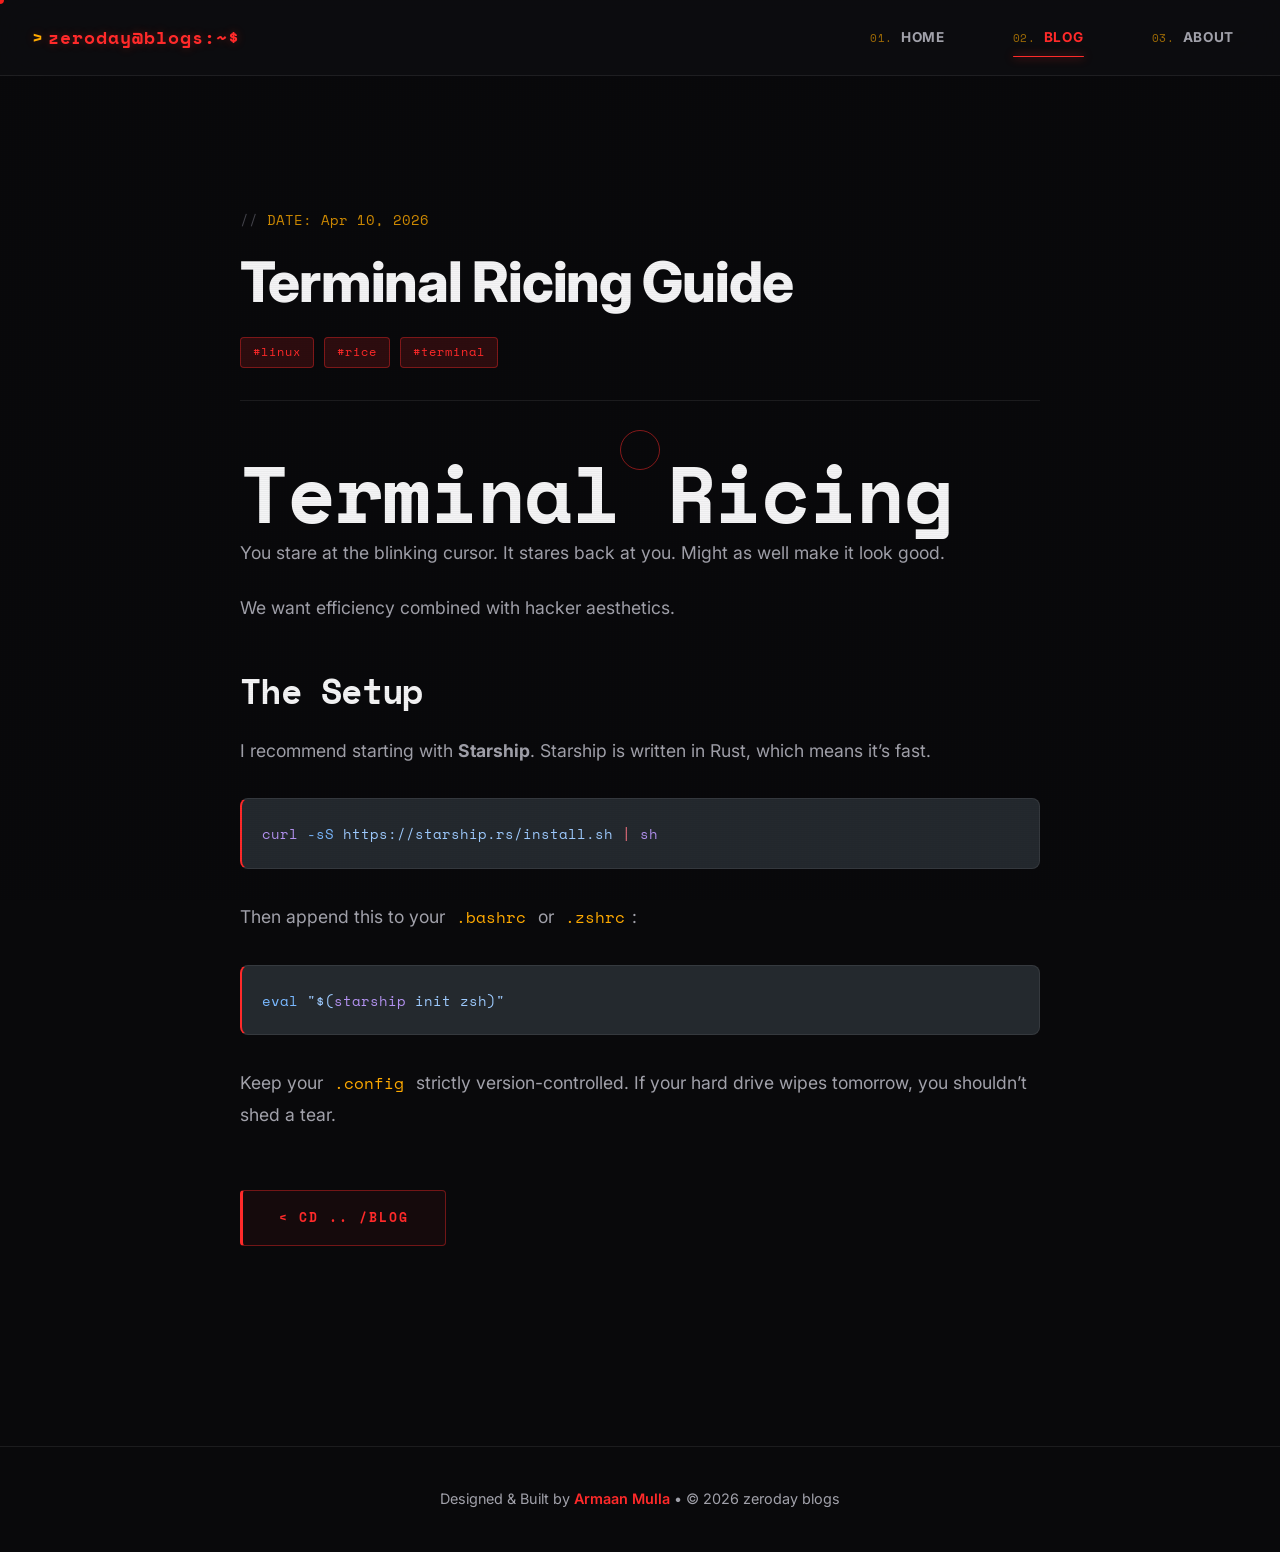
<file: blog/terminal-ricing/index.html>
<!DOCTYPE html><html lang="en"> <head><meta charset="UTF-8"><meta name="description" content="Beautifying your shell environment with fast tooling."><meta name="viewport" content="width=device-width"><link rel="icon" type="image/png" href="/favicon.png"><meta name="generator" content="Astro v6.2.1"><!-- Fonts --><link rel="preconnect" href="https://fonts.googleapis.com"><link rel="preconnect" href="https://fonts.gstatic.com" crossorigin><link href="https://fonts.googleapis.com/css2?family=Inter:wght@300;400;500;600;700&family=Space+Mono:wght@400;700&display=swap" rel="stylesheet"><title>Terminal Ricing Guide | zeroday blogs</title><link rel="stylesheet" href="/_astro/BaseLayout.Pt7-JmY1.css">
<style>.post-container{padding-top:20px;max-width:800px;margin:0 auto;width:100%}.post-article{margin-top:2rem}.post-header{margin-bottom:3rem;border-bottom:1px solid var(--border-subtle);padding-bottom:2rem}.post-meta{color:var(--accent-secondary);font-family:var(--font-mono);font-size:.9rem;margin-bottom:1.2rem;opacity:.8}.meta-comment{color:var(--text-muted)}.post-title{margin:0;font-family:var(--font-sans);font-size:clamp(2rem,8vw,3.5rem);font-weight:800;color:var(--text-primary);letter-spacing:-.02em;line-height:1.1}.post-tags{margin-top:1.5rem;display:flex;flex-wrap:wrap;gap:10px}.post-tag{font-family:var(--font-mono);font-size:.75rem;color:var(--accent-main);background:var(--accent-main-dim);padding:4px 12px;border-radius:4px;border:1px solid var(--border-glow);letter-spacing:1px}.markdown-content{font-family:var(--font-sans);color:var(--text-secondary);line-height:1.8;font-size:1.1rem}.post-footer{margin-top:60px;padding-bottom:60px}.back-btn{border-left:3px solid var(--accent-main)}.markdown-content img{margin:2rem 0;border-radius:8px;border:1px solid var(--border-subtle);max-width:100%;height:auto}.markdown-content h2{margin-top:3rem;margin-bottom:1.5rem;color:var(--text-primary);font-size:clamp(1.5rem,6vw,2.2rem)}.markdown-content h3{margin-top:2.5rem;margin-bottom:1rem;color:var(--text-primary);font-size:clamp(1.2rem,5vw,1.8rem)}.markdown-content p{margin-bottom:1.5rem}.markdown-content pre{margin:2rem 0;font-size:.9em;max-width:100%;overflow-x:auto;border-radius:8px;padding:1.25rem}.markdown-content ul,.markdown-content ol{margin-bottom:1.5rem;padding-left:1.5rem}@media(max-width:600px){.post-header{margin-bottom:2rem;padding-bottom:1.5rem}.markdown-content{font-size:1rem}.post-footer{margin-top:40px}}
</style></head> <body> <!-- Preloader --> <div id="preloader" style="position: fixed; inset: 0; z-index: 10000; background: var(--bg-primary); display: flex; flex-direction: column; align-items: center; justify-content: center; transition: opacity 0.6s ease, visibility 0.6s ease;"> <div style="font-family: var(--font-mono); color: var(--accent-main); font-size: 1rem; letter-spacing: 2px;">INITIALIZING SYSTEM...</div> <div style="width: 200px; height: 2px; background: var(--border-subtle); margin-top: 20px; border-radius: 1px; overflow: hidden;"> <div style="height: 100%; width: 0%; background: linear-gradient(90deg, var(--accent-main), var(--accent-secondary)); animation: preloaderFill 1.5s cubic-bezier(0.16, 1, 0.3, 1) forwards;"></div> </div> </div> <script>
      // Immediately hide preloader if already initialized in this session
      if (sessionStorage.getItem('systemInitialized') === 'true') {
        document.getElementById('preloader').style.display = 'none';
      }
    </script>  <!-- Custom Cursor --> <div class="cursor-dot" id="cursorDot"></div> <div class="cursor-ring" id="cursorRing"></div> <header id="navbar" style="position: sticky; top: 0; left: 0; width: 100%; z-index: 1000; padding: 16px 0; background: rgba(15, 15, 18, 0.7); backdrop-filter: blur(20px); -webkit-backdrop-filter: blur(20px); border-bottom: 1px solid var(--border-subtle); transition: all 0.3s var(--ease-smooth);" data-astro-cid-3ef6ksr2> <div style="margin: 0 auto; padding: 0 32px; display: flex; align-items: center; justify-content: space-between; flex-wrap: wrap; gap: 1rem;" class="nav-container" data-astro-cid-3ef6ksr2> <a href="/" style="font-family: var(--font-mono); font-size: 1.1rem; font-weight: 800; color: var(--accent-main); letter-spacing: 1px; position: relative; border: none; white-space: nowrap; text-shadow: 0 0 10px rgba(255, 42, 42, 0.3);" data-astro-cid-3ef6ksr2> <span style="color: var(--accent-secondary); margin-right: 4px;" class="cursor-blink" data-astro-cid-3ef6ksr2>&gt;</span>zeroday@blogs:~$
</a> <nav style="display: flex; gap: 40px; list-style: none;" class="nav-links" data-astro-cid-3ef6ksr2> <a href="/" class="nav-item" data-astro-cid-3ef6ksr2> <span class="nav-num" data-astro-cid-3ef6ksr2>01.</span> <span class="nav-text" data-astro-cid-3ef6ksr2>Home</span> </a> <a href="/blog" class="nav-item active" data-astro-cid-3ef6ksr2> <span class="nav-num" data-astro-cid-3ef6ksr2>02.</span> <span class="nav-text" data-astro-cid-3ef6ksr2>Blog</span> </a> <a href="/about" class="nav-item" data-astro-cid-3ef6ksr2> <span class="nav-num" data-astro-cid-3ef6ksr2>03.</span> <span class="nav-text" data-astro-cid-3ef6ksr2>About</span> </a> </nav> </div> </header> <main>  <section class="post-container"> <article class="post-article"> <header class="post-header"> <div class="post-meta"> <span class="meta-comment">//</span> DATE: Apr 10, 2026 </div> <h1 class="post-title">Terminal Ricing Guide</h1> <div class="post-tags"> <span class="post-tag">#linux</span><span class="post-tag">#rice</span><span class="post-tag">#terminal</span> </div> </header> <div class="markdown-content"> <h1 id="terminal-ricing">Terminal Ricing</h1>
<p>You stare at the blinking cursor. It stares back at you. Might as well make it look good.</p>
<p>We want efficiency combined with hacker aesthetics.</p>
<h2 id="the-setup">The Setup</h2>
<p>I recommend starting with <strong>Starship</strong>.
Starship is written in Rust, which means it’s fast.</p>
<pre class="astro-code github-dark" style="background-color:#24292e;color:#e1e4e8; overflow-x: auto;" tabindex="0" data-language="bash"><code><span class="line"><span style="color:#B392F0">curl</span><span style="color:#79B8FF"> -sS</span><span style="color:#9ECBFF"> https://starship.rs/install.sh</span><span style="color:#F97583"> |</span><span style="color:#B392F0"> sh</span></span></code></pre>
<p>Then append this to your <code>.bashrc</code> or <code>.zshrc</code>:</p>
<pre class="astro-code github-dark" style="background-color:#24292e;color:#e1e4e8; overflow-x: auto;" tabindex="0" data-language="bash"><code><span class="line"><span style="color:#79B8FF">eval</span><span style="color:#9ECBFF"> "$(</span><span style="color:#B392F0">starship</span><span style="color:#9ECBFF"> init zsh)"</span></span></code></pre>
<p>Keep your <code>.config</code> strictly version-controlled. If your hard drive wipes tomorrow, you shouldn’t shed a tear.</p> </div> </article> <div class="post-footer"> <a href="/blog" class="btn back-btn">&lt; cd .. /blog</a> </div> </section>  </main> <footer id="footer" style="padding: 40px 0; margin-top: 60px; text-align: center; border-top: 1px solid var(--border-subtle);"> <div style="font-family: var(--font-sans); font-size: 0.9rem; color: var(--text-secondary);">
Designed & Built by <span style="color: var(--accent-main); font-weight: 600;">Armaan Mulla</span> • &copy; 2026 zeroday blogs
</div> </footer> <script>
      // Handle the preloader timing if it wasn't hidden
      window.addEventListener('load', () => {
        const preloader = document.getElementById('preloader');
        if (preloader && preloader.style.display !== 'none') {
          setTimeout(() => {
            preloader.classList.add('loaded');
            sessionStorage.setItem('systemInitialized', 'true');
          }, 1000);
        }
      });

      // Custom Cursor tracking
      const isTouchDevice = 'ontouchstart' in window || navigator.maxTouchPoints > 0;
      const cursorDot = document.getElementById('cursorDot');
      const cursorRing = document.getElementById('cursorRing');

      if (isTouchDevice) {
        if (cursorDot) cursorDot.style.display = 'none';
        if (cursorRing) cursorRing.style.display = 'none';
      } else {
        let mouseX = window.innerWidth / 2;
        let mouseY = window.innerHeight / 2;
        let ringX = mouseX;
        let ringY = mouseY;
        
        window.addEventListener('mousemove', (e) => {
          mouseX = e.clientX;
          mouseY = e.clientY;
          if(cursorDot) {
            cursorDot.style.left = `${mouseX}px`;
            cursorDot.style.top = `${mouseY}px`;
          }
        });
        
        const render = () => {
          ringX += (mouseX - ringX) * 0.15;
          ringY += (mouseY - ringY) * 0.15;
          if(cursorRing) {
            cursorRing.style.left = `${ringX}px`;
            cursorRing.style.top = `${ringY}px`;
          }
          requestAnimationFrame(render);
        };
        requestAnimationFrame(render);
        
        // Add hovering class to interactive elements
        const observer = new MutationObserver(() => {
          document.querySelectorAll('a, button, input, .project-card, .info-card').forEach(el => {
            el.addEventListener('mouseenter', () => {
              cursorDot?.classList.add('hovering');
              cursorRing?.classList.add('hovering');
            });
            el.addEventListener('mouseleave', () => {
              cursorDot?.classList.remove('hovering');
              cursorRing?.classList.remove('hovering');
            });
          });
        });
        
        observer.observe(document.body, { childList: true, subtree: true });
      }
    </script>  </body></html>
</file>
<file: _astro/BaseLayout.Pt7-JmY1.css>
:root{--bg-primary: #09090b;--bg-secondary: #0f0f12;--text-primary: #f4f4f5;--text-secondary: #a1a1aa;--text-muted: #52525b;--accent-main: #ff2a2a;--accent-secondary: #ffaa00;--accent-red-alt: #ff003c;--accent-main-dim: rgba(255, 42, 42, .15);--accent-secondary-dim: rgba(255, 170, 0, .1);--glow-main: 0 0 20px rgba(255, 42, 42, .3);--glow-secondary: 0 0 20px rgba(255, 170, 0, .3);--border-subtle: rgba(255, 255, 255, .08);--border-glow: rgba(255, 42, 42, .4);--font-mono: "Space Mono", "Courier New", monospace;--font-sans: "Inter", -apple-system, BlinkMacSystemFont, sans-serif;--ease-smooth: cubic-bezier(.16, 1, .3, 1);--transition-fast: .2s var(--ease-smooth);--transition-medium: .4s var(--ease-smooth)}*,*:before,*:after{margin:0;padding:0;box-sizing:border-box}html,body{scroll-behavior:smooth;scrollbar-width:thin;scrollbar-color:var(--accent-main) var(--bg-primary);overflow-x:hidden;width:100%}body{font-family:var(--font-sans);background:var(--bg-primary);color:var(--text-primary);line-height:1.7;-webkit-font-smoothing:antialiased;-moz-osx-font-smoothing:grayscale}body:before{content:"";position:fixed;top:0;left:0;width:100%;height:100%;background:linear-gradient(#12101000 50%,#00000026 50%),linear-gradient(90deg,#ff000008,#00ff0003,#0000ff08);z-index:1000;background-size:100% 2px,3px 100%;pointer-events:none;opacity:.2}main{max-width:900px;margin:0 auto;padding:80px 24px;width:100%}@media(max-width:768px){main{padding:60px 20px}}@media(max-width:480px){main{padding:40px 16px}}::-webkit-scrollbar{width:6px}::-webkit-scrollbar-track{background:var(--bg-primary)}::-webkit-scrollbar-thumb{background:var(--accent-main);border-radius:4px}::selection{background:var(--accent-main-dim);color:var(--accent-main)}a{color:var(--accent-main);text-decoration:none;transition:color var(--transition-fast)}a:hover{color:var(--accent-secondary)}h1,h2,h3,h4,h5,h6{font-family:var(--font-mono);color:var(--text-primary);line-height:1.1;letter-spacing:-.02em;overflow-wrap:break-word;word-wrap:break-word}h1{font-weight:800;font-size:clamp(2rem,10vw,5rem)}h2{font-weight:700;font-size:clamp(1.5rem,8vw,2.8rem)}p,ul,ol,blockquote{margin-bottom:1.5rem}ul,ol{padding-left:1.5rem}li::marker{color:var(--text-muted)}blockquote{border-left:3px solid var(--accent-main);padding-left:1rem;color:var(--text-secondary);background:var(--bg-card);padding:1rem;border-radius:0 4px 4px 0}code,pre{font-family:var(--font-mono);font-size:.9em}pre{background-color:var(--bg-card);border:1px solid var(--border-subtle);padding:1rem;overflow-x:auto;border-radius:6px;border-left:2px solid var(--accent-main)}code{background-color:var(--bg-card);padding:.2rem .4rem;border-radius:4px;color:var(--accent-secondary)}pre code{background-color:transparent;padding:0;color:inherit}hr{border:none;border-top:1px solid var(--border-subtle);margin:2rem 0}img{max-width:100%;height:auto;border:1px solid var(--border-subtle);border-radius:8px}.section-label{font-family:var(--font-mono);font-size:.75rem;color:var(--accent-main);letter-spacing:3px;text-transform:uppercase;margin-bottom:12px;display:flex;align-items:center;gap:10px}.section-label:before{content:"//";color:var(--text-muted)}.section-title{font-family:var(--font-mono);font-size:clamp(1.8rem,4vw,2.8rem);font-weight:700;margin-bottom:40px}.section-title .highlight{color:var(--accent-main)}.project-card,.info-card{padding:32px;background:#0f0f1266;backdrop-filter:blur(12px);-webkit-backdrop-filter:blur(12px);border:1px solid var(--border-subtle);border-radius:12px;border-left:2px solid var(--accent-main);transition:all .4s cubic-bezier(.4,0,.2,1);margin-bottom:24px;position:relative;overflow:hidden}.project-card:hover,.info-card:hover{border-left-color:var(--accent-secondary);background:#18181b99;transform:translateY(-4px);border-color:var(--border-glow);box-shadow:0 20px 40px -12px #ff2a2a26}.cursor-dot{position:fixed;width:8px;height:8px;background:var(--accent-main);border-radius:50%;pointer-events:none;z-index:9999;transform:translate(-50%,-50%);transition:width .2s,height .2s,background .2s;mix-blend-mode:difference}.cursor-ring{position:fixed;width:40px;height:40px;border:1.5px solid var(--accent-main);border-radius:50%;pointer-events:none;z-index:9998;transform:translate(-50%,-50%);transition:width .3s var(--ease-smooth),height .3s var(--ease-smooth),border-color .3s;opacity:.5}@media(max-width:768px){.cursor-dot,.cursor-ring{display:none!important}}@keyframes blink{50%{opacity:0}}.cursor-blink{animation:blink 1s step-end infinite}@keyframes btn-glitch{0%{transform:skew(0) translate(0);text-shadow:none}25%{transform:skew(-8deg) translate(-1px,1px);text-shadow:-2px 0 var(--accent-red)}50%{transform:skew(8deg) translate(1px,-1px);text-shadow:2px 0 var(--accent-main)}75%{transform:skew(-4deg) translate(-1px,-1px);text-shadow:-2px 0 var(--accent-secondary)}to{transform:skew(0) translate(0)}}.btn{font-family:var(--font-mono);font-size:.8rem;font-weight:700;letter-spacing:2px;text-transform:uppercase;padding:16px 36px;border:1px solid var(--border-glow);background:#ff2a2a0d;color:var(--accent-main);cursor:pointer;position:relative;overflow:hidden;transition:all .3s var(--ease-smooth);text-decoration:none;display:inline-flex;align-items:center;border-radius:4px}.btn:hover{background:var(--accent-main);color:#000;box-shadow:0 0 30px #ff2a2a66;transform:translateY(-2px)}@media(max-width:480px){.btn{width:100%;justify-content:center;padding:12px 24px}}@keyframes fadeInUp{0%{opacity:0;transform:translateY(20px)}to{opacity:1;transform:translateY(0)}}.reveal{opacity:0;animation:fadeInUp .8s var(--ease-smooth) forwards}.nav-item[data-astro-cid-3ef6ksr2]{font-family:var(--font-sans);font-size:.85rem;font-weight:700;letter-spacing:.05em;text-transform:uppercase;padding:10px 14px;border:none;color:var(--text-secondary);position:relative;transition:all .3s var(--ease-smooth);display:flex;align-items:center;border-radius:6px}.nav-num[data-astro-cid-3ef6ksr2]{font-family:var(--font-mono);color:var(--accent-secondary);margin-right:8px;font-size:.7rem;font-weight:400;opacity:.6}.nav-item[data-astro-cid-3ef6ksr2]:hover{color:var(--accent-main);background:#ff2a2a0d}.nav-item[data-astro-cid-3ef6ksr2].active{color:var(--accent-main)}.nav-item[data-astro-cid-3ef6ksr2].active:after{content:"";position:absolute;bottom:2px;left:14px;right:14px;height:1.5px;background:var(--accent-main);box-shadow:0 0 10px var(--accent-main);border-radius:1px}@media(max-width:768px){.nav-container[data-astro-cid-3ef6ksr2]{padding:0 20px}.nav-links[data-astro-cid-3ef6ksr2]{gap:12px}.nav-item[data-astro-cid-3ef6ksr2]{padding:10px 12px}}@media(max-width:600px){.nav-container[data-astro-cid-3ef6ksr2]{flex-direction:column;align-items:center;text-align:center;gap:1.25rem;padding:0 16px}.nav-links[data-astro-cid-3ef6ksr2]{width:100%;justify-content:center;gap:8px;flex-wrap:wrap;padding-bottom:0;mask-image:none;-webkit-mask-image:none}.nav-item[data-astro-cid-3ef6ksr2]{font-size:.75rem;white-space:nowrap;background:#ffffff08;padding:6px 12px}.nav-item[data-astro-cid-3ef6ksr2].active{background:#ff2a2a1a;border:1px solid rgba(255,42,42,.2)}.nav-item[data-astro-cid-3ef6ksr2].active:after{display:none}}@keyframes preloaderFill{to{width:100%}}#preloader.loaded{opacity:0;visibility:hidden;pointer-events:none}.cursor-dot.hovering{width:14px;height:14px;background:var(--accent-secondary)}.cursor-ring.hovering{width:60px;height:60px;border-color:var(--accent-secondary);opacity:.3}
</file>
